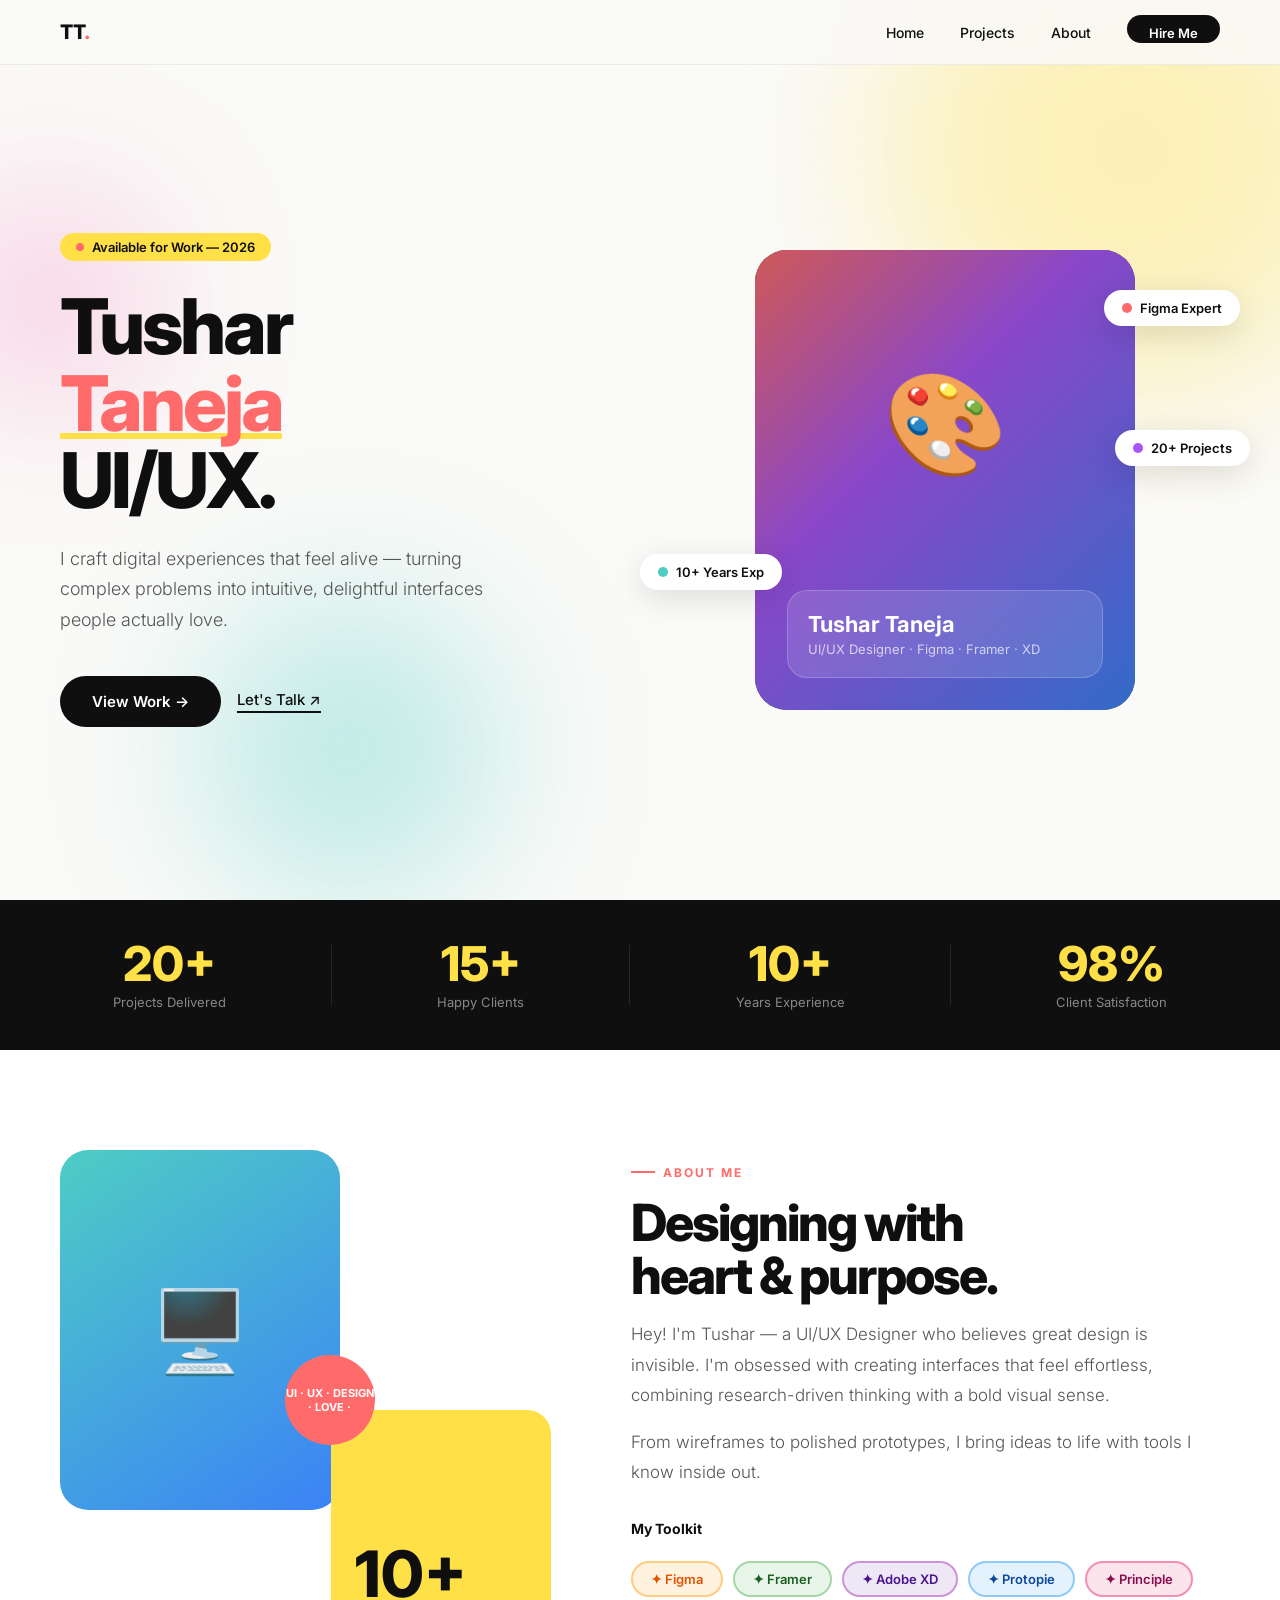
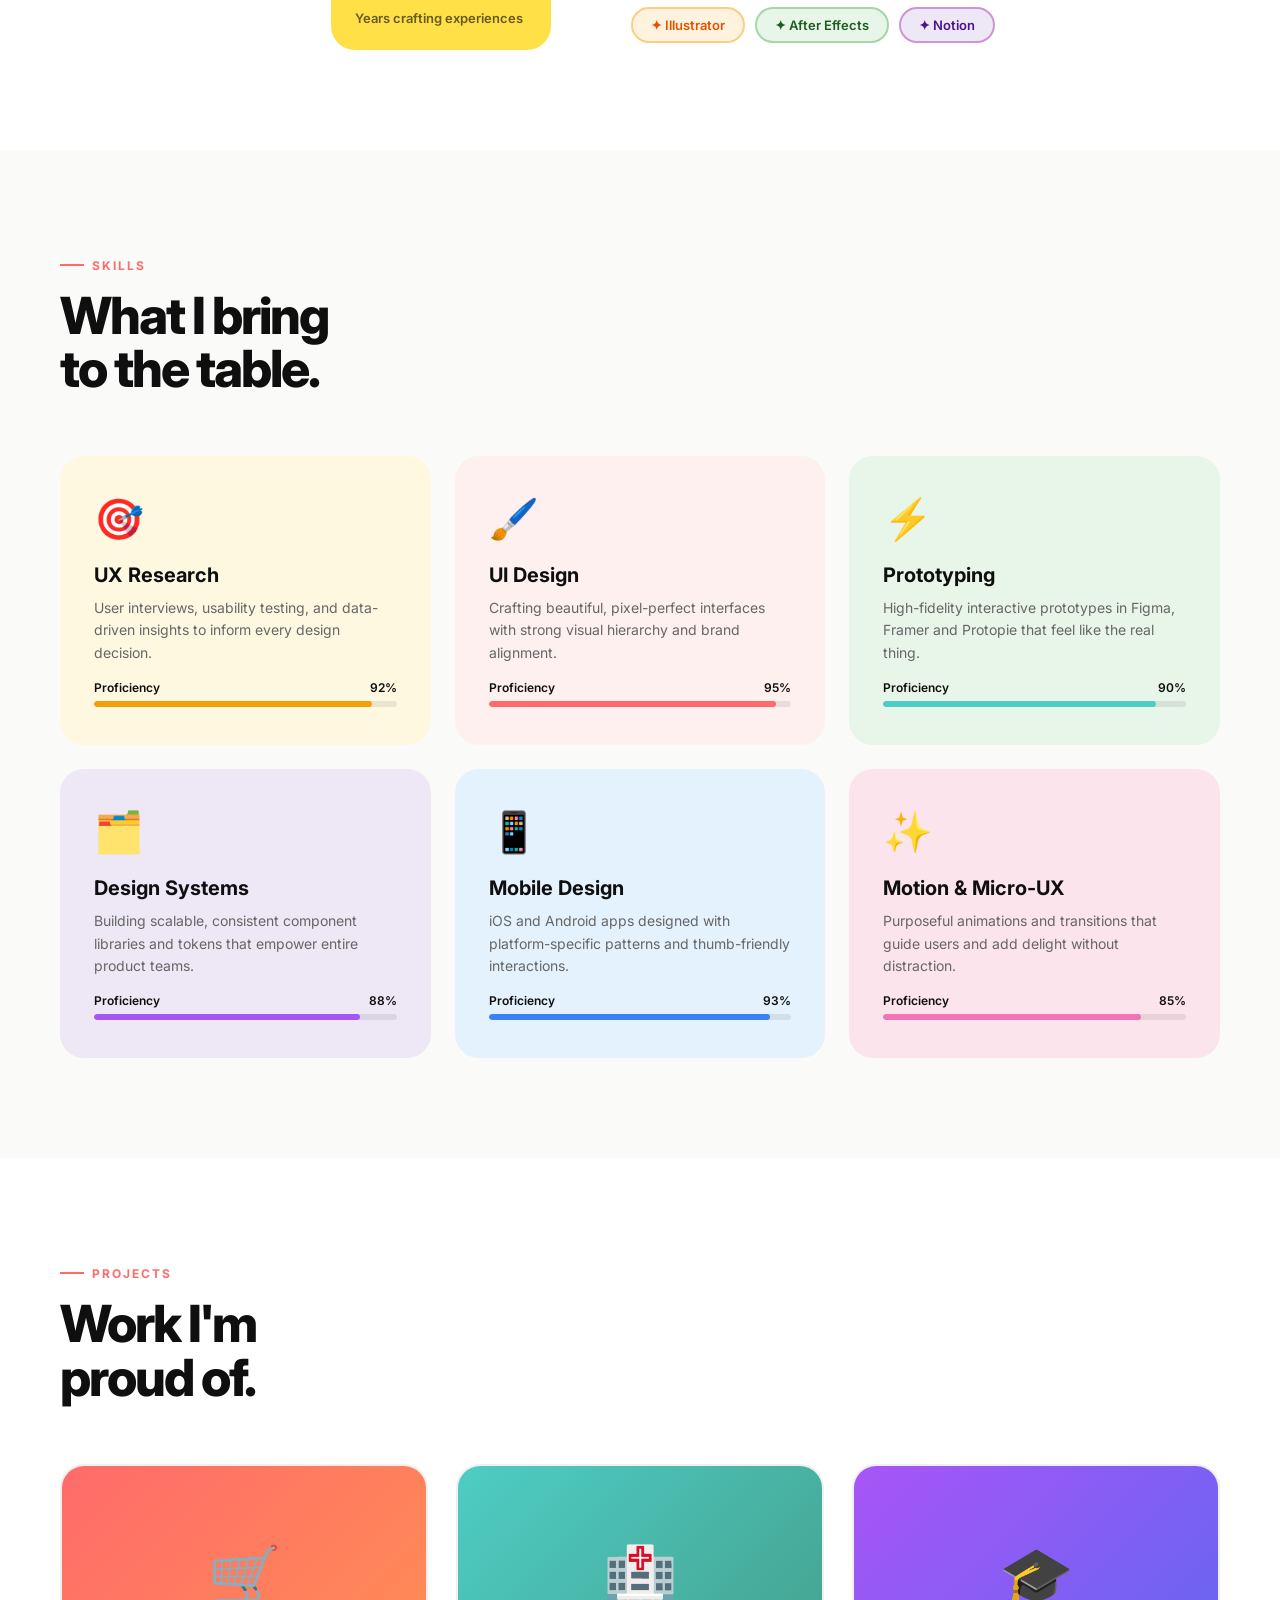
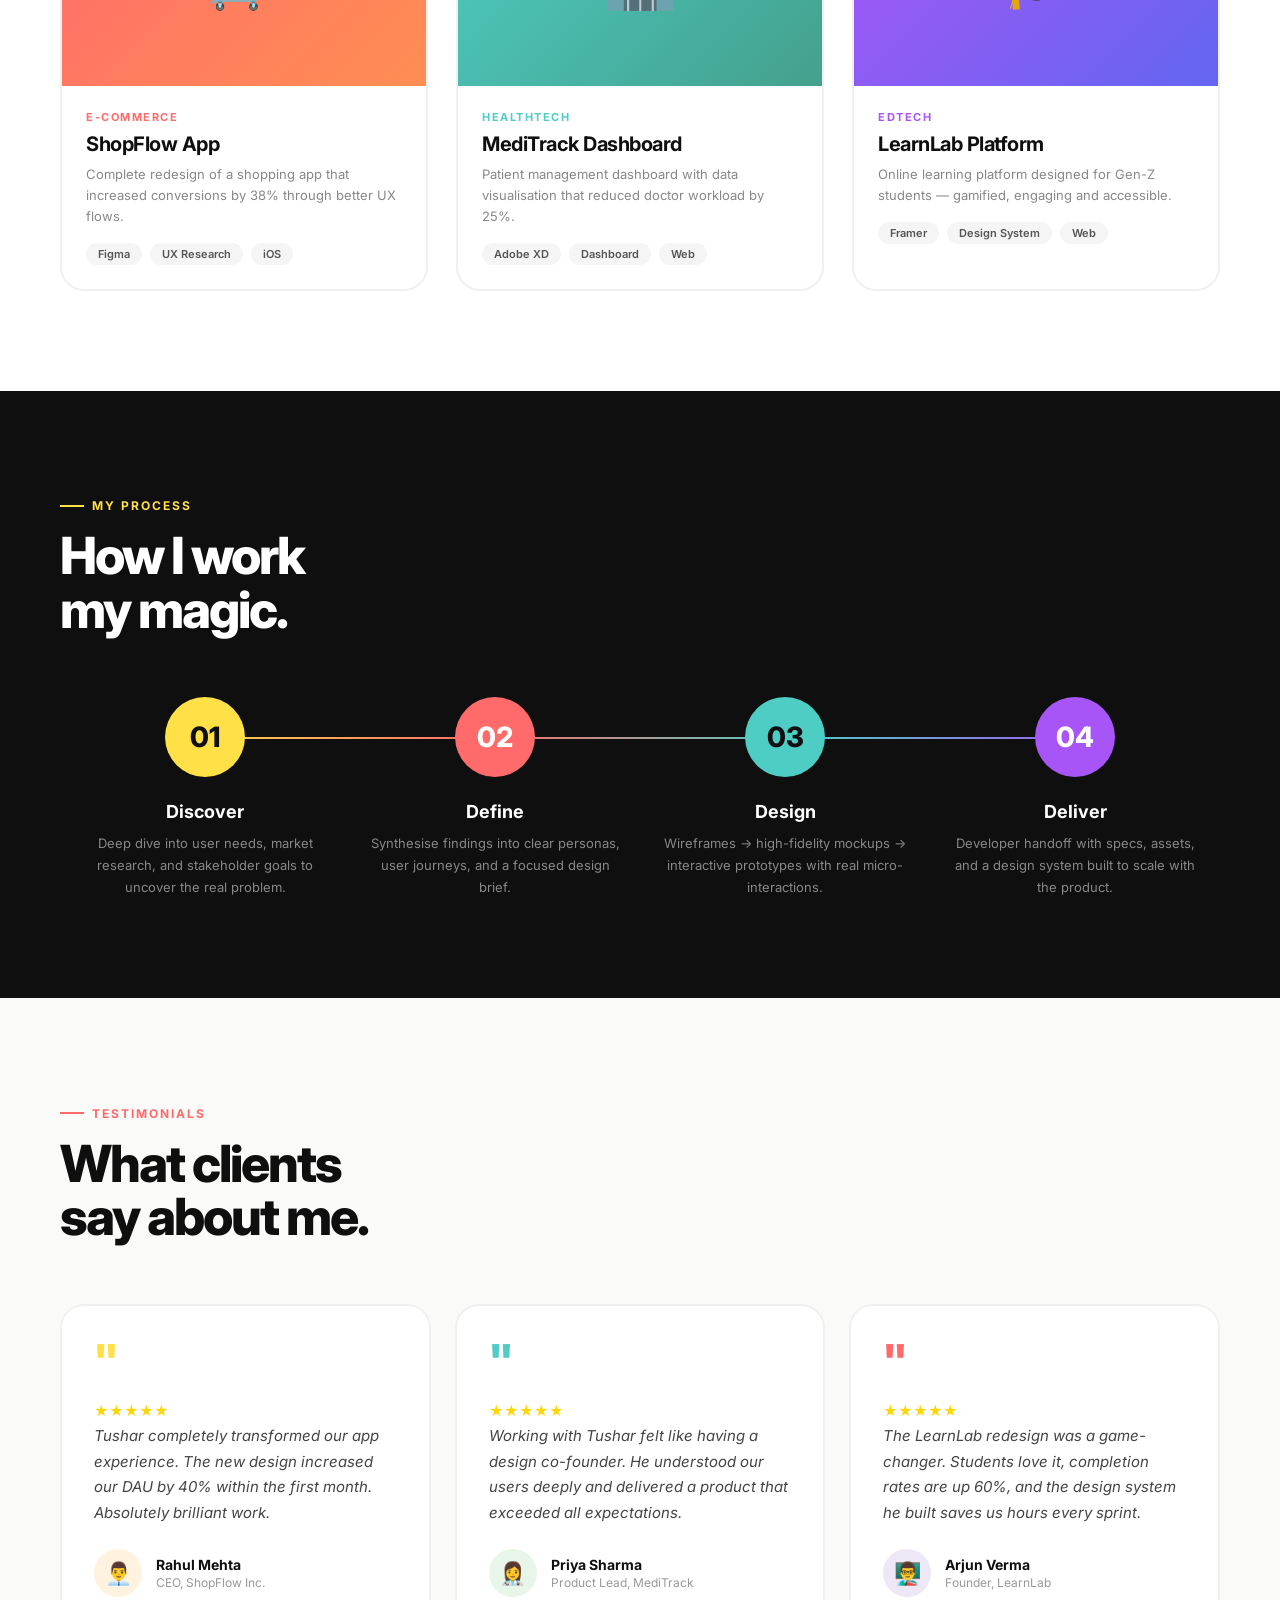
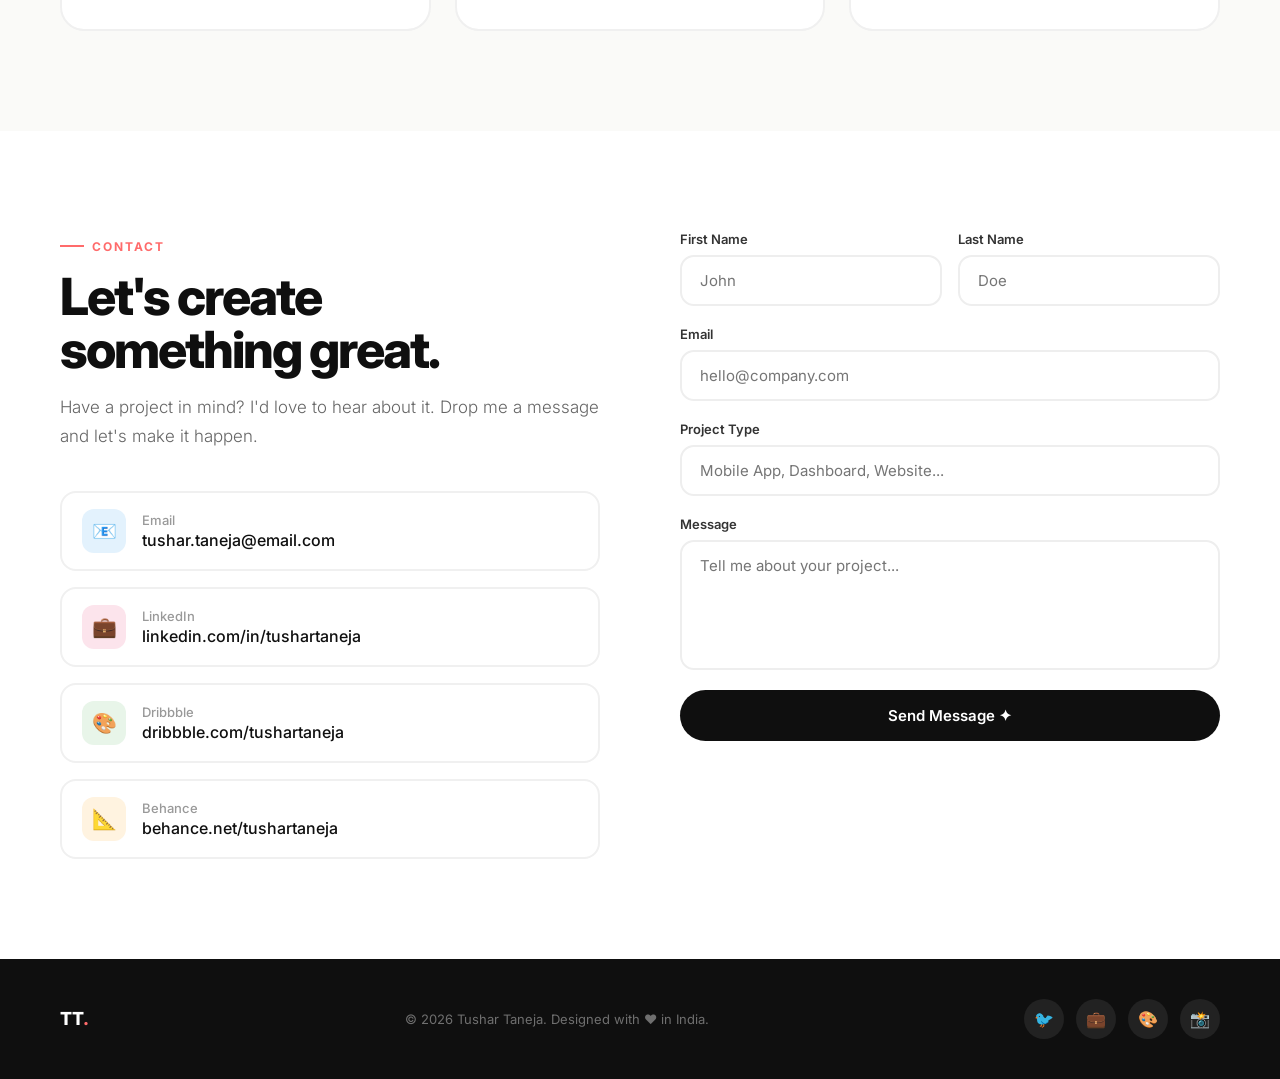
<file: index.html>
<!DOCTYPE html>
<html lang="en">
<head>
  <meta charset="UTF-8" />
  <meta name="viewport" content="width=device-width, initial-scale=1.0" />
  <title>Tushar Taneja — UI/UX Designer</title>
  <link href="https://fonts.googleapis.com/css2?family=Inter:wght@300;400;500;600;700;800;900&display=swap" rel="stylesheet" />
  <link rel="stylesheet" href="css/style.css" />
</head>
<body>
  <nav>
    <div class="nav-logo">TT<span>.</span></div>
    <ul class="nav-links">
      <li><a href="index.html">Home</a></li>
      <li><a href="projects.html">Projects</a></li>
      <li><a href="#about">About</a></li>
      <li><a href="#contact" class="nav-cta">Hire Me</a></li>
    </ul>
  </nav>

  <section class="hero">
    <div class="hero-bg-blob blob1"></div>
    <div class="hero-bg-blob blob2"></div>
    <div class="hero-bg-blob blob3"></div>

    <div class="hero-left">
      <div class="hero-tag"><span></span> Available for Work — 2026</div>
      <h1>Tushar<br /><span class="highlight">Taneja</span><br />UI/UX.</h1>
      <p class="hero-desc">I craft digital experiences that feel alive — turning complex problems into intuitive, delightful interfaces people actually love.</p>
      <div class="hero-btns">
        <a href="projects.html" class="btn-primary">View Work →</a>
        <a href="#contact" class="btn-secondary">Let's Talk ↗</a>
      </div>
    </div>

    <div class="hero-right">
      <div class="hero-card">
        <div class="hero-card-bg"></div>
        <div class="hero-avatar">🎨</div>
        <div class="hero-card-info">
          <h3>Tushar Taneja</h3>
          <p>UI/UX Designer · Figma · Framer · XD</p>
        </div>
      </div>

      <div class="floating-chip chip1">
        <div class="chip-dot" style="background:#FF6B6B"></div>
        Figma Expert
      </div>
      <div class="floating-chip chip2">
        <div class="chip-dot" style="background:#4ECDC4"></div>
        10+ Years Exp
      </div>
      <div class="floating-chip chip3">
        <div class="chip-dot" style="background:#A855F7"></div>
        20+ Projects
      </div>
    </div>
  </section>

  <div class="stats-bar">
    <div class="stat"><div class="stat-num">20+</div><div class="stat-label">Projects Delivered</div></div>
    <div class="stat-divider"></div>
    <div class="stat"><div class="stat-num">15+</div><div class="stat-label">Happy Clients</div></div>
    <div class="stat-divider"></div>
    <div class="stat"><div class="stat-num">10+</div><div class="stat-label">Years Experience</div></div>
    <div class="stat-divider"></div>
    <div class="stat"><div class="stat-num">98%</div><div class="stat-label">Client Satisfaction</div></div>
  </div>

  <section class="about" id="about">
    <div class="about-grid">
      <div class="about-visual reveal">
        <div class="about-main-card">🖥️</div>
        <div class="about-accent-card">
          <div class="big-text">10+</div>
          <p>Years crafting experiences</p>
        </div>
        <div class="about-sticker">UI · UX · DESIGN · LOVE ·</div>
      </div>

      <div class="reveal">
        <div class="section-tag">About Me</div>
        <h2 class="section-title">Designing with<br />heart & purpose.</h2>
        <p class="about-desc">Hey! I'm Tushar — a UI/UX Designer who believes great design is invisible. I'm obsessed with creating interfaces that feel effortless, combining research-driven thinking with a bold visual sense.</p>
        <p class="about-desc" style="margin-top:-16px">From wireframes to polished prototypes, I bring ideas to life with tools I know inside out.</p>

        <strong style="font-size:14px;font-weight:700;display:block;margin-bottom:12px;">My Toolkit</strong>
        <div class="tools-grid">
          <span class="tool-chip tc1">✦ Figma</span>
          <span class="tool-chip tc2">✦ Framer</span>
          <span class="tool-chip tc3">✦ Adobe XD</span>
          <span class="tool-chip tc4">✦ Protopie</span>
          <span class="tool-chip tc5">✦ Principle</span>
          <span class="tool-chip tc1">✦ Illustrator</span>
          <span class="tool-chip tc2">✦ After Effects</span>
          <span class="tool-chip tc3">✦ Notion</span>
        </div>
      </div>
    </div>
  </section>

  <section class="skills" id="skills">
    <div class="section-tag reveal">Skills</div>
    <h2 class="section-title reveal">What I bring<br />to the table.</h2>

    <div class="skills-grid">
      <div class="skill-card sk1 reveal">
        <div class="skill-icon">🎯</div>
        <div class="skill-name">UX Research</div>
        <div class="skill-desc">User interviews, usability testing, and data-driven insights to inform every design decision.</div>
        <div class="skill-bar-wrap">
          <div class="skill-bar-label"><span>Proficiency</span><span>92%</span></div>
          <div class="skill-bar-track"><div class="skill-bar-fill" style="width:92%;background:#F59E0B"></div></div>
        </div>
      </div>

      <div class="skill-card sk2 reveal">
        <div class="skill-icon">🖌️</div>
        <div class="skill-name">UI Design</div>
        <div class="skill-desc">Crafting beautiful, pixel-perfect interfaces with strong visual hierarchy and brand alignment.</div>
        <div class="skill-bar-wrap">
          <div class="skill-bar-label"><span>Proficiency</span><span>95%</span></div>
          <div class="skill-bar-track"><div class="skill-bar-fill" style="width:95%;background:#FF6B6B"></div></div>
        </div>
      </div>

      <div class="skill-card sk3 reveal">
        <div class="skill-icon">⚡</div>
        <div class="skill-name">Prototyping</div>
        <div class="skill-desc">High-fidelity interactive prototypes in Figma, Framer and Protopie that feel like the real thing.</div>
        <div class="skill-bar-wrap">
          <div class="skill-bar-label"><span>Proficiency</span><span>90%</span></div>
          <div class="skill-bar-track"><div class="skill-bar-fill" style="width:90%;background:#4ECDC4"></div></div>
        </div>
      </div>

      <div class="skill-card sk4 reveal">
        <div class="skill-icon">🗂️</div>
        <div class="skill-name">Design Systems</div>
        <div class="skill-desc">Building scalable, consistent component libraries and tokens that empower entire product teams.</div>
        <div class="skill-bar-wrap">
          <div class="skill-bar-label"><span>Proficiency</span><span>88%</span></div>
          <div class="skill-bar-track"><div class="skill-bar-fill" style="width:88%;background:#A855F7"></div></div>
        </div>
      </div>

      <div class="skill-card sk5 reveal">
        <div class="skill-icon">📱</div>
        <div class="skill-name">Mobile Design</div>
        <div class="skill-desc">iOS and Android apps designed with platform-specific patterns and thumb-friendly interactions.</div>
        <div class="skill-bar-wrap">
          <div class="skill-bar-label"><span>Proficiency</span><span>93%</span></div>
          <div class="skill-bar-track"><div class="skill-bar-fill" style="width:93%;background:#3B82F6"></div></div>
        </div>
      </div>

      <div class="skill-card sk6 reveal">
        <div class="skill-icon">✨</div>
        <div class="skill-name">Motion & Micro-UX</div>
        <div class="skill-desc">Purposeful animations and transitions that guide users and add delight without distraction.</div>
        <div class="skill-bar-wrap">
          <div class="skill-bar-label"><span>Proficiency</span><span>85%</span></div>
          <div class="skill-bar-track"><div class="skill-bar-fill" style="width:85%;background:#F472B6"></div></div>
        </div>
      </div>
    </div>
  </section>

  <section class="projects" id="projects">
    <div class="section-tag reveal">Projects</div>
    <h2 class="section-title reveal">Work I'm<br />proud of.</h2>

    <div class="projects-grid">
      <div class="project-card reveal">
        <div class="project-thumb p1">
          🛒
          <div class="project-thumb-overlay"><a class="view-btn" href="projects.html">View Case Study →</a></div>
        </div>
        <div class="project-body">
          <div class="project-tag" style="color:#FF6B6B">E-Commerce</div>
          <div class="project-name">ShopFlow App</div>
          <div class="project-desc">Complete redesign of a shopping app that increased conversions by 38% through better UX flows.</div>
          <div class="project-chips">
            <span class="project-chip">Figma</span>
            <span class="project-chip">UX Research</span>
            <span class="project-chip">iOS</span>
          </div>
        </div>
      </div>

      <div class="project-card reveal">
        <div class="project-thumb p2">
          🏥
          <div class="project-thumb-overlay"><a class="view-btn" href="projects.html">View Case Study →</a></div>
        </div>
        <div class="project-body">
          <div class="project-tag" style="color:#4ECDC4">HealthTech</div>
          <div class="project-name">MediTrack Dashboard</div>
          <div class="project-desc">Patient management dashboard with data visualisation that reduced doctor workload by 25%.</div>
          <div class="project-chips">
            <span class="project-chip">Adobe XD</span>
            <span class="project-chip">Dashboard</span>
            <span class="project-chip">Web</span>
          </div>
        </div>
      </div>

      <div class="project-card reveal">
        <div class="project-thumb p3">
          🎓
          <div class="project-thumb-overlay"><a class="view-btn" href="projects.html">View Case Study →</a></div>
        </div>
        <div class="project-body">
          <div class="project-tag" style="color:#A855F7">EdTech</div>
          <div class="project-name">LearnLab Platform</div>
          <div class="project-desc">Online learning platform designed for Gen-Z students — gamified, engaging and accessible.</div>
          <div class="project-chips">
            <span class="project-chip">Framer</span>
            <span class="project-chip">Design System</span>
            <span class="project-chip">Web</span>
          </div>
        </div>
      </div>
    </div>
  </section>

  <section class="process" id="process">
    <div class="section-tag reveal">My Process</div>
    <h2 class="section-title reveal">How I work<br />my magic.</h2>

    <div class="process-steps">
      <div class="process-step reveal">
        <div class="step-num sn1">01</div>
        <div class="step-title">Discover</div>
        <div class="step-desc">Deep dive into user needs, market research, and stakeholder goals to uncover the real problem.</div>
      </div>
      <div class="process-step reveal">
        <div class="step-num sn2">02</div>
        <div class="step-title">Define</div>
        <div class="step-desc">Synthesise findings into clear personas, user journeys, and a focused design brief.</div>
      </div>
      <div class="process-step reveal">
        <div class="step-num sn3">03</div>
        <div class="step-title">Design</div>
        <div class="step-desc">Wireframes → high-fidelity mockups → interactive prototypes with real micro-interactions.</div>
      </div>
      <div class="process-step reveal">
        <div class="step-num sn4">04</div>
        <div class="step-title">Deliver</div>
        <div class="step-desc">Developer handoff with specs, assets, and a design system built to scale with the product.</div>
      </div>
    </div>
  </section>

  <section class="testimonials" id="testimonials">
    <div class="section-tag reveal">Testimonials</div>
    <h2 class="section-title reveal">What clients<br />say about me.</h2>

    <div class="testi-grid">
      <div class="testi-card reveal">
        <div class="testi-quote tq1">"</div>
        <div class="stars">★★★★★</div>
        <div class="testi-text">Tushar completely transformed our app experience. The new design increased our DAU by 40% within the first month. Absolutely brilliant work.</div>
        <div class="testi-author">
          <div class="testi-avatar ta1">👨‍💼</div>
          <div>
            <div class="testi-name">Rahul Mehta</div>
            <div class="testi-role">CEO, ShopFlow Inc.</div>
          </div>
        </div>
      </div>

      <div class="testi-card reveal">
        <div class="testi-quote tq2">"</div>
        <div class="stars">★★★★★</div>
        <div class="testi-text">Working with Tushar felt like having a design co-founder. He understood our users deeply and delivered a product that exceeded all expectations.</div>
        <div class="testi-author">
          <div class="testi-avatar ta2">👩‍⚕️</div>
          <div>
            <div class="testi-name">Priya Sharma</div>
            <div class="testi-role">Product Lead, MediTrack</div>
          </div>
        </div>
      </div>

      <div class="testi-card reveal">
        <div class="testi-quote tq3">"</div>
        <div class="stars">★★★★★</div>
        <div class="testi-text">The LearnLab redesign was a game-changer. Students love it, completion rates are up 60%, and the design system he built saves us hours every sprint.</div>
        <div class="testi-author">
          <div class="testi-avatar ta3">👨‍🏫</div>
          <div>
            <div class="testi-name">Arjun Verma</div>
            <div class="testi-role">Founder, LearnLab</div>
          </div>
        </div>
      </div>
    </div>
  </section>

  <section class="contact" id="contact">
    <div class="contact-inner">
      <div class="reveal">
        <div class="section-tag">Contact</div>
        <h2 class="section-title">Let's create<br />something great.</h2>
        <p class="contact-desc">Have a project in mind? I'd love to hear about it. Drop me a message and let's make it happen.</p>

        <div class="contact-links">
          <a class="contact-link" href="mailto:tushar@email.com">
            <div class="cl-icon ci1">📧</div>
            <div>
              <div style="font-size:13px;color:#999;margin-bottom:2px">Email</div>
              tushar.taneja@email.com
            </div>
          </a>
          <a class="contact-link" href="#">
            <div class="cl-icon ci2">💼</div>
            <div>
              <div style="font-size:13px;color:#999;margin-bottom:2px">LinkedIn</div>
              linkedin.com/in/tushartaneja
            </div>
          </a>
          <a class="contact-link" href="#">
            <div class="cl-icon ci3">🎨</div>
            <div>
              <div style="font-size:13px;color:#999;margin-bottom:2px">Dribbble</div>
              dribbble.com/tushartaneja
            </div>
          </a>
          <a class="contact-link" href="#">
            <div class="cl-icon ci4">📐</div>
            <div>
              <div style="font-size:13px;color:#999;margin-bottom:2px">Behance</div>
              behance.net/tushartaneja
            </div>
          </a>
        </div>
      </div>

      <div class="contact-form reveal">
        <div class="form-row">
          <div class="form-group">
            <label class="form-label">First Name</label>
            <input class="form-input" type="text" placeholder="John" />
          </div>
          <div class="form-group">
            <label class="form-label">Last Name</label>
            <input class="form-input" type="text" placeholder="Doe" />
          </div>
        </div>
        <div class="form-group">
          <label class="form-label">Email</label>
          <input class="form-input" type="email" placeholder="hello@company.com" />
        </div>
        <div class="form-group">
          <label class="form-label">Project Type</label>
          <input class="form-input" type="text" placeholder="Mobile App, Dashboard, Website..." />
        </div>
        <div class="form-group">
          <label class="form-label">Message</label>
          <textarea class="form-textarea" placeholder="Tell me about your project..."></textarea>
        </div>
        <button class="submit-btn">Send Message ✦</button>
      </div>
    </div>
  </section>

  <footer>
    <div class="footer-logo">TT<span>.</span></div>
    <div class="footer-copy">© 2026 Tushar Taneja. Designed with ♥ in India.</div>
    <div class="footer-socials">
      <div class="social-btn">🐦</div>
      <div class="social-btn">💼</div>
      <div class="social-btn">🎨</div>
      <div class="social-btn">📸</div>
    </div>
  </footer>

  <script>
    const reveals = document.querySelectorAll('.reveal');
    const observer = new IntersectionObserver(entries => {
      entries.forEach((entry, i) => {
        if (entry.isIntersecting) {
          setTimeout(() => entry.target.classList.add('visible'), i * 80);
          observer.unobserve(entry.target);
        }
      });
    }, { threshold: 0.12 });
    reveals.forEach(el => observer.observe(el));
  </script>
</body>
</html>
</file>
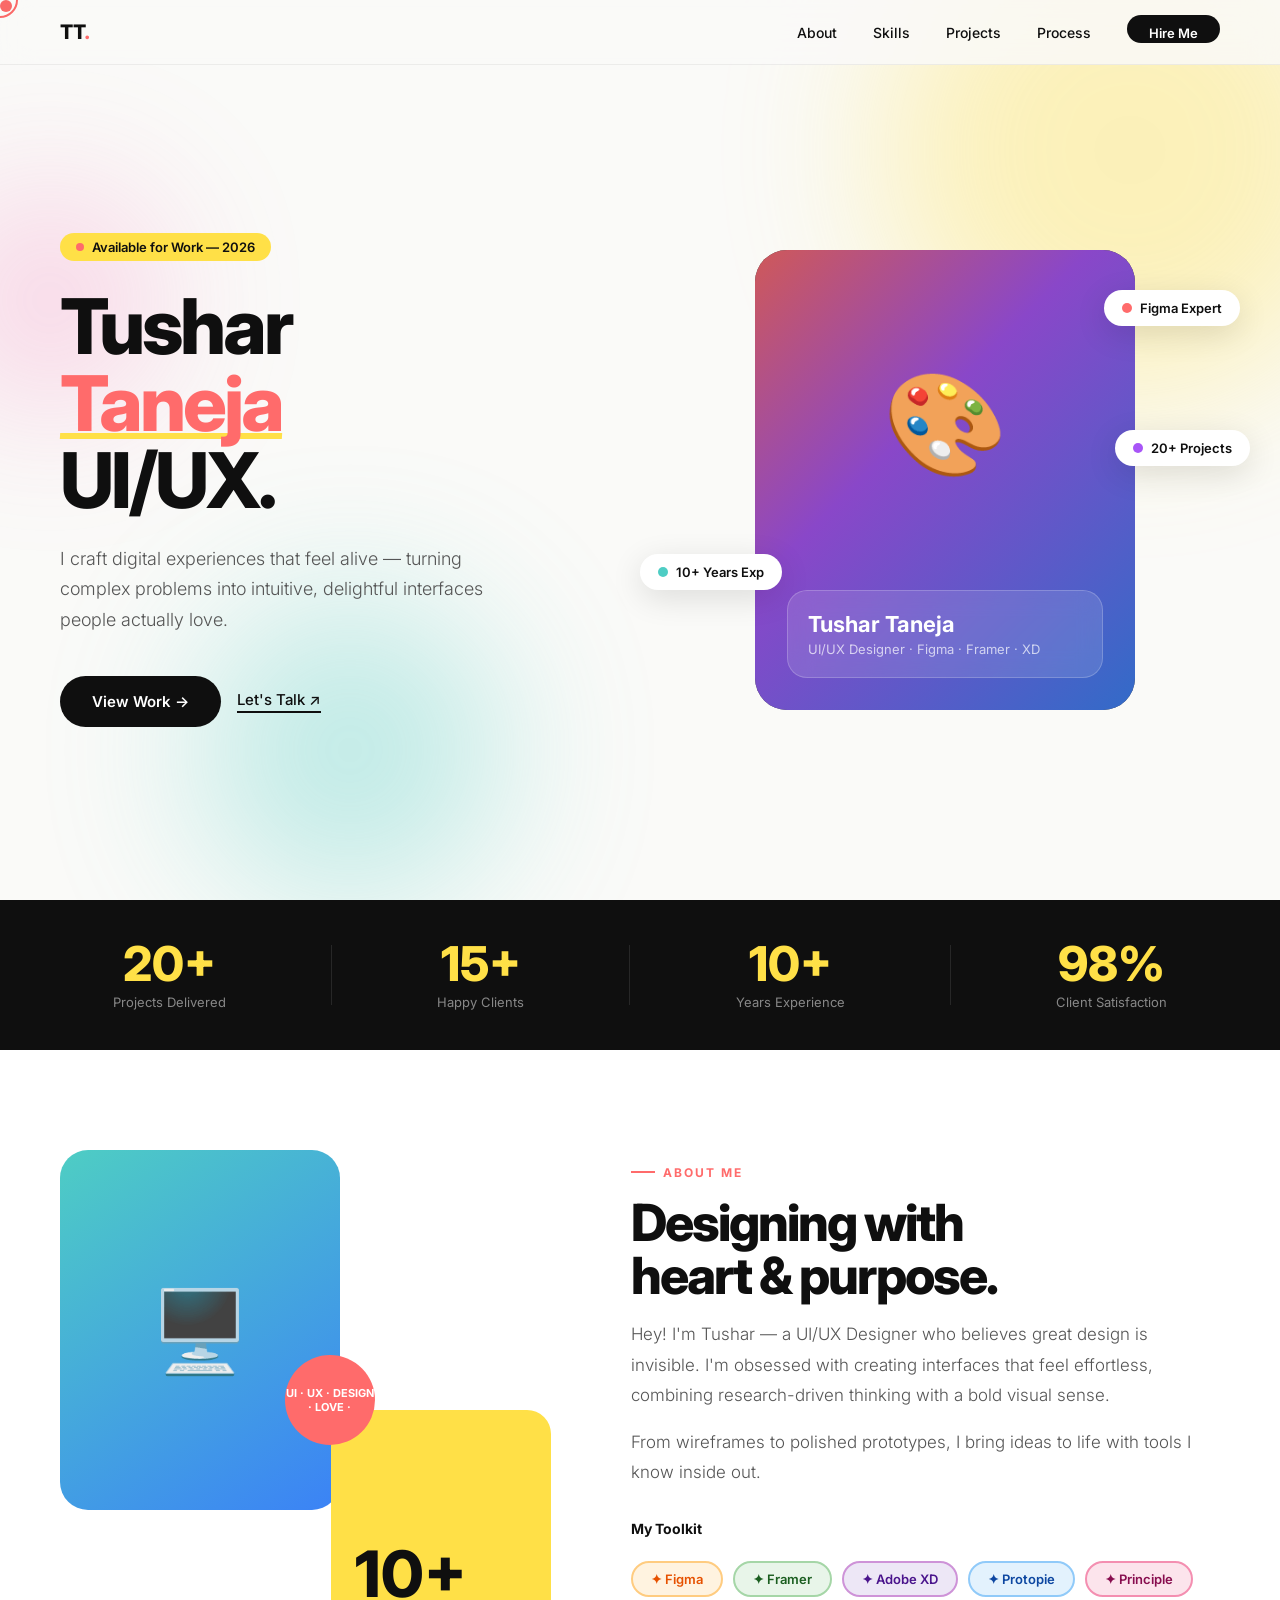
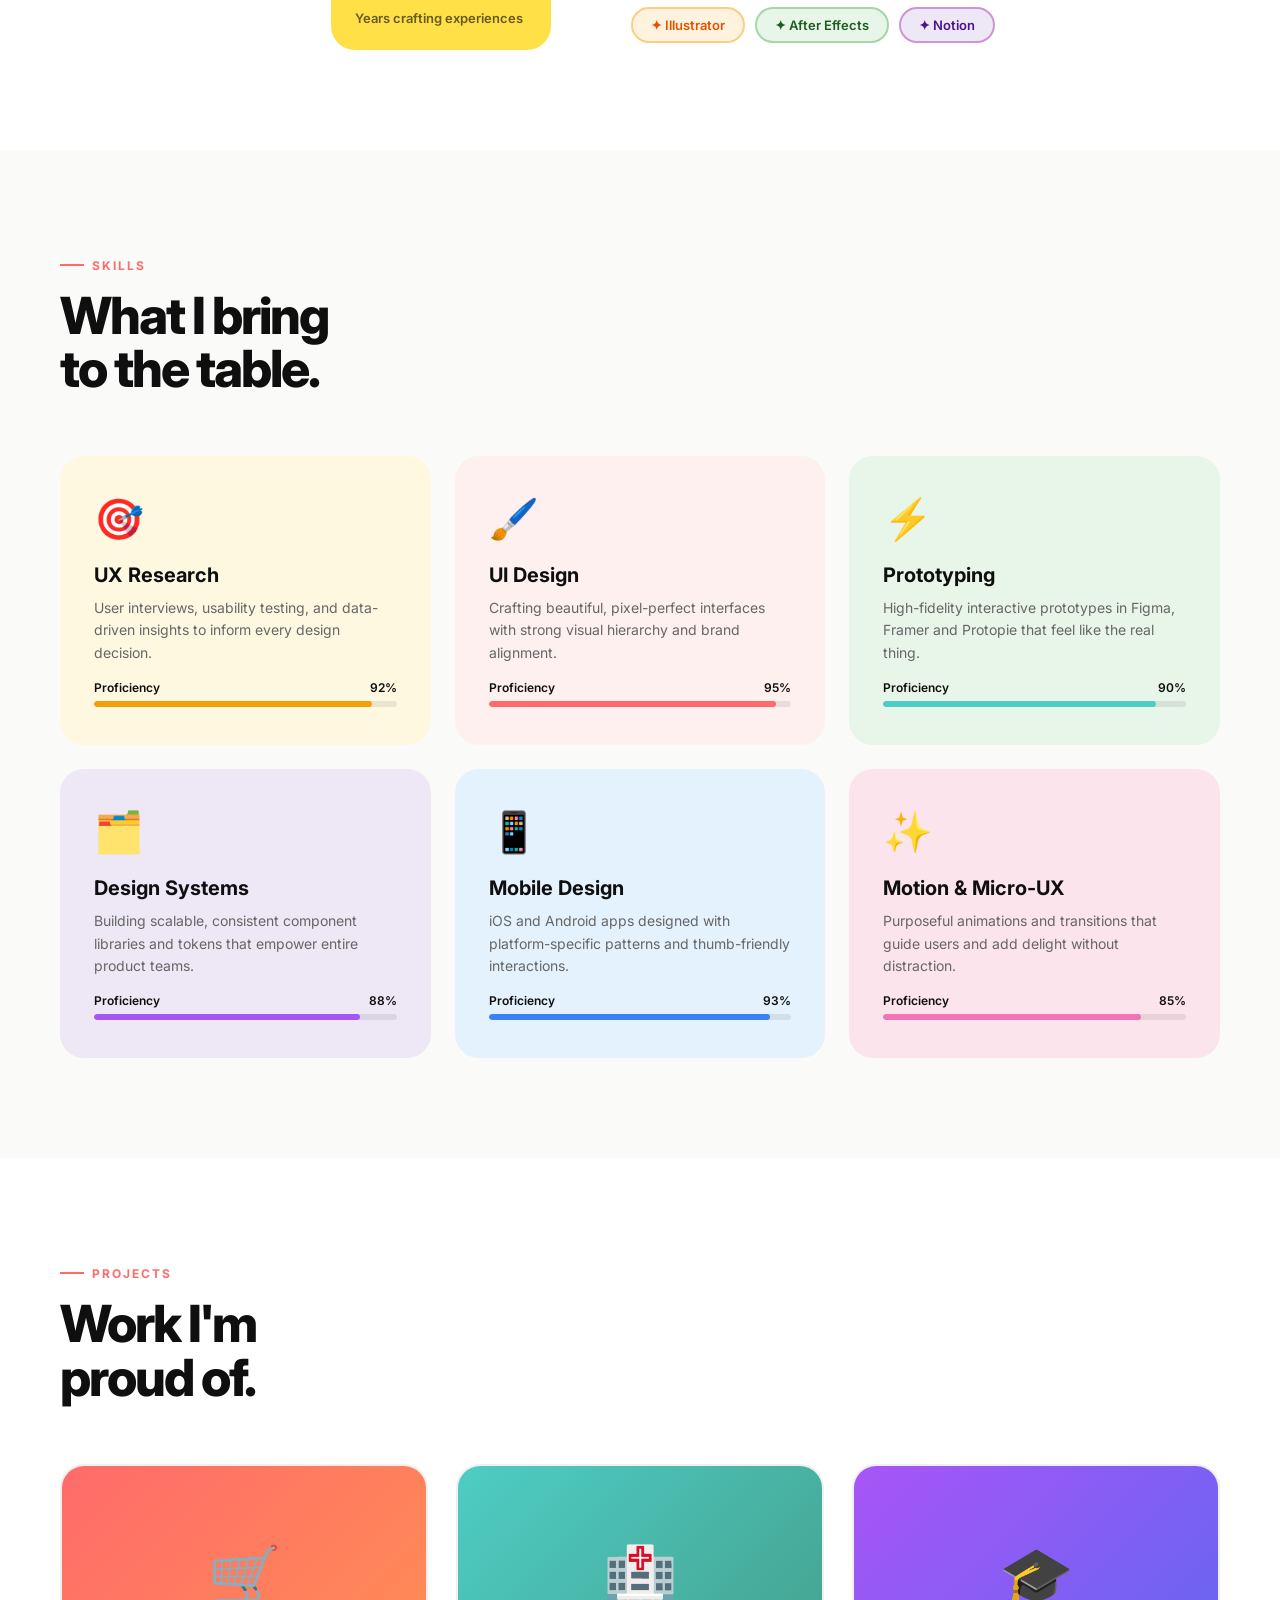
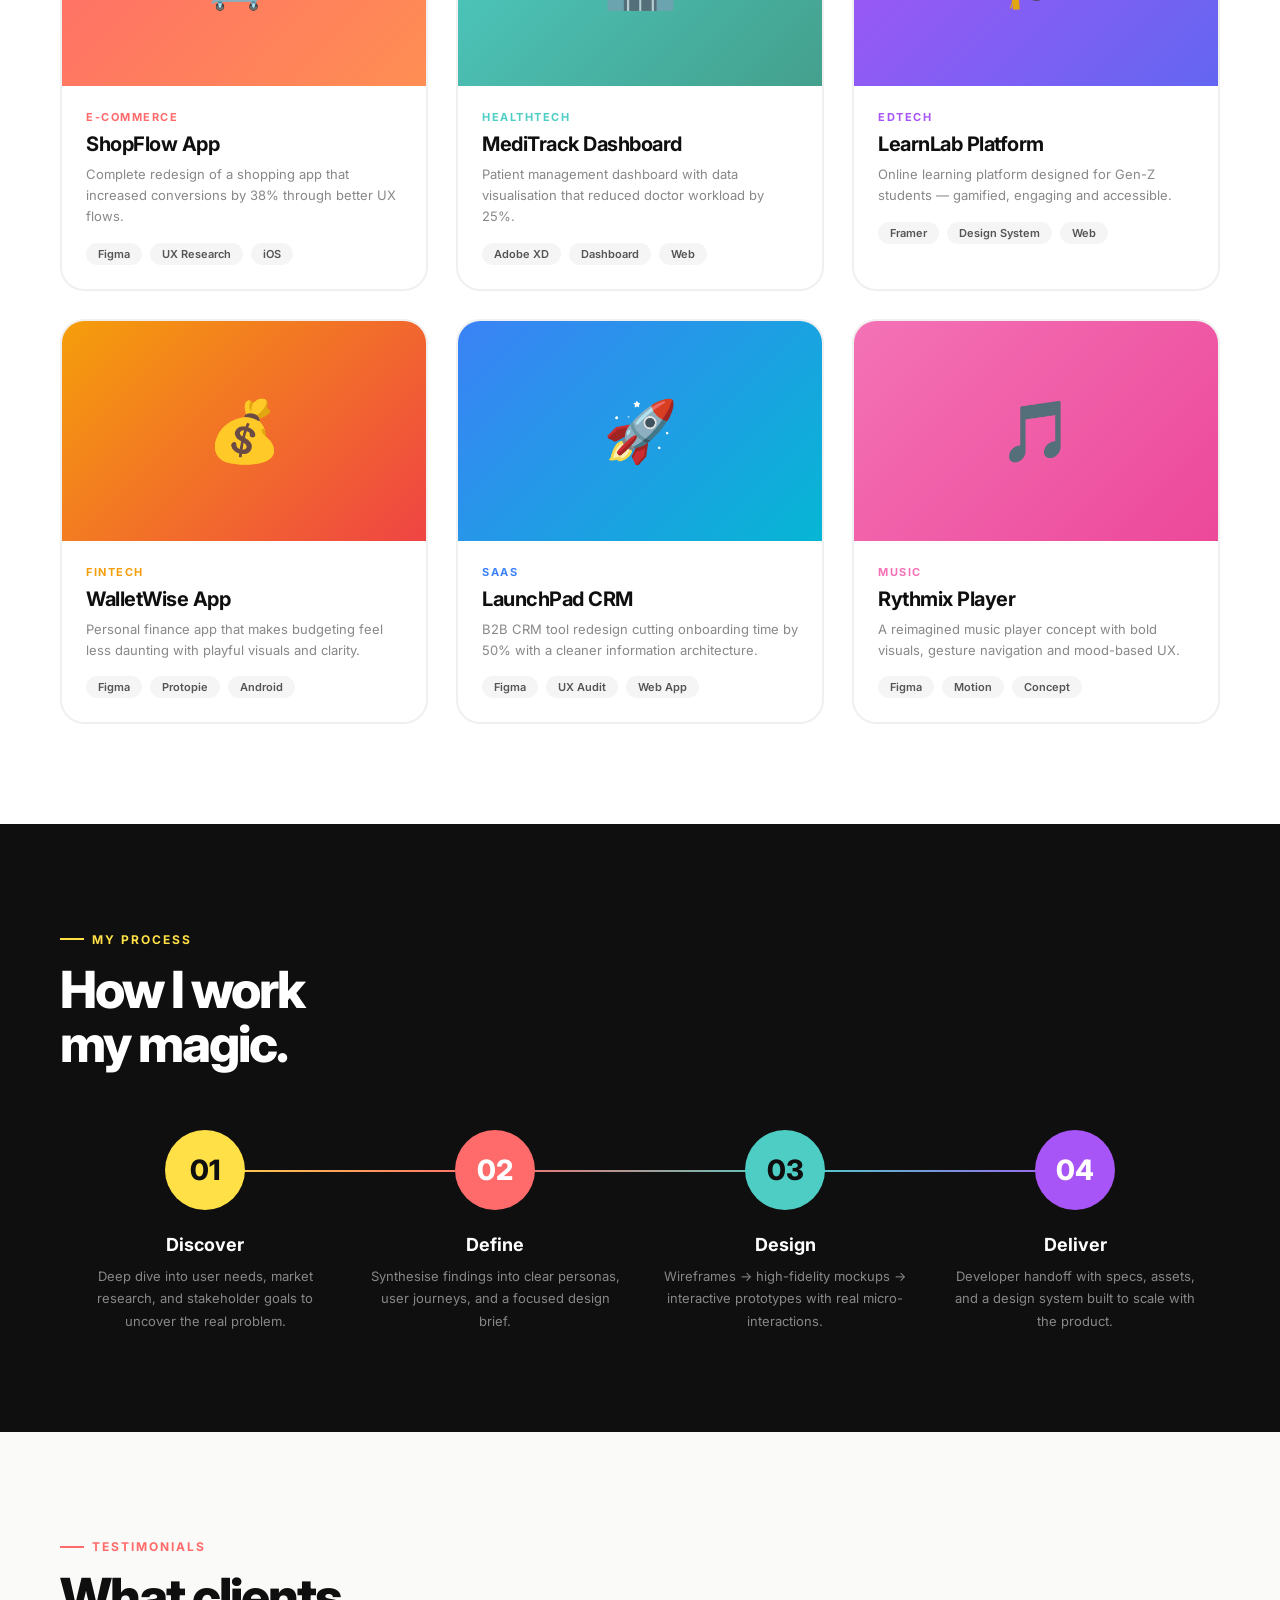
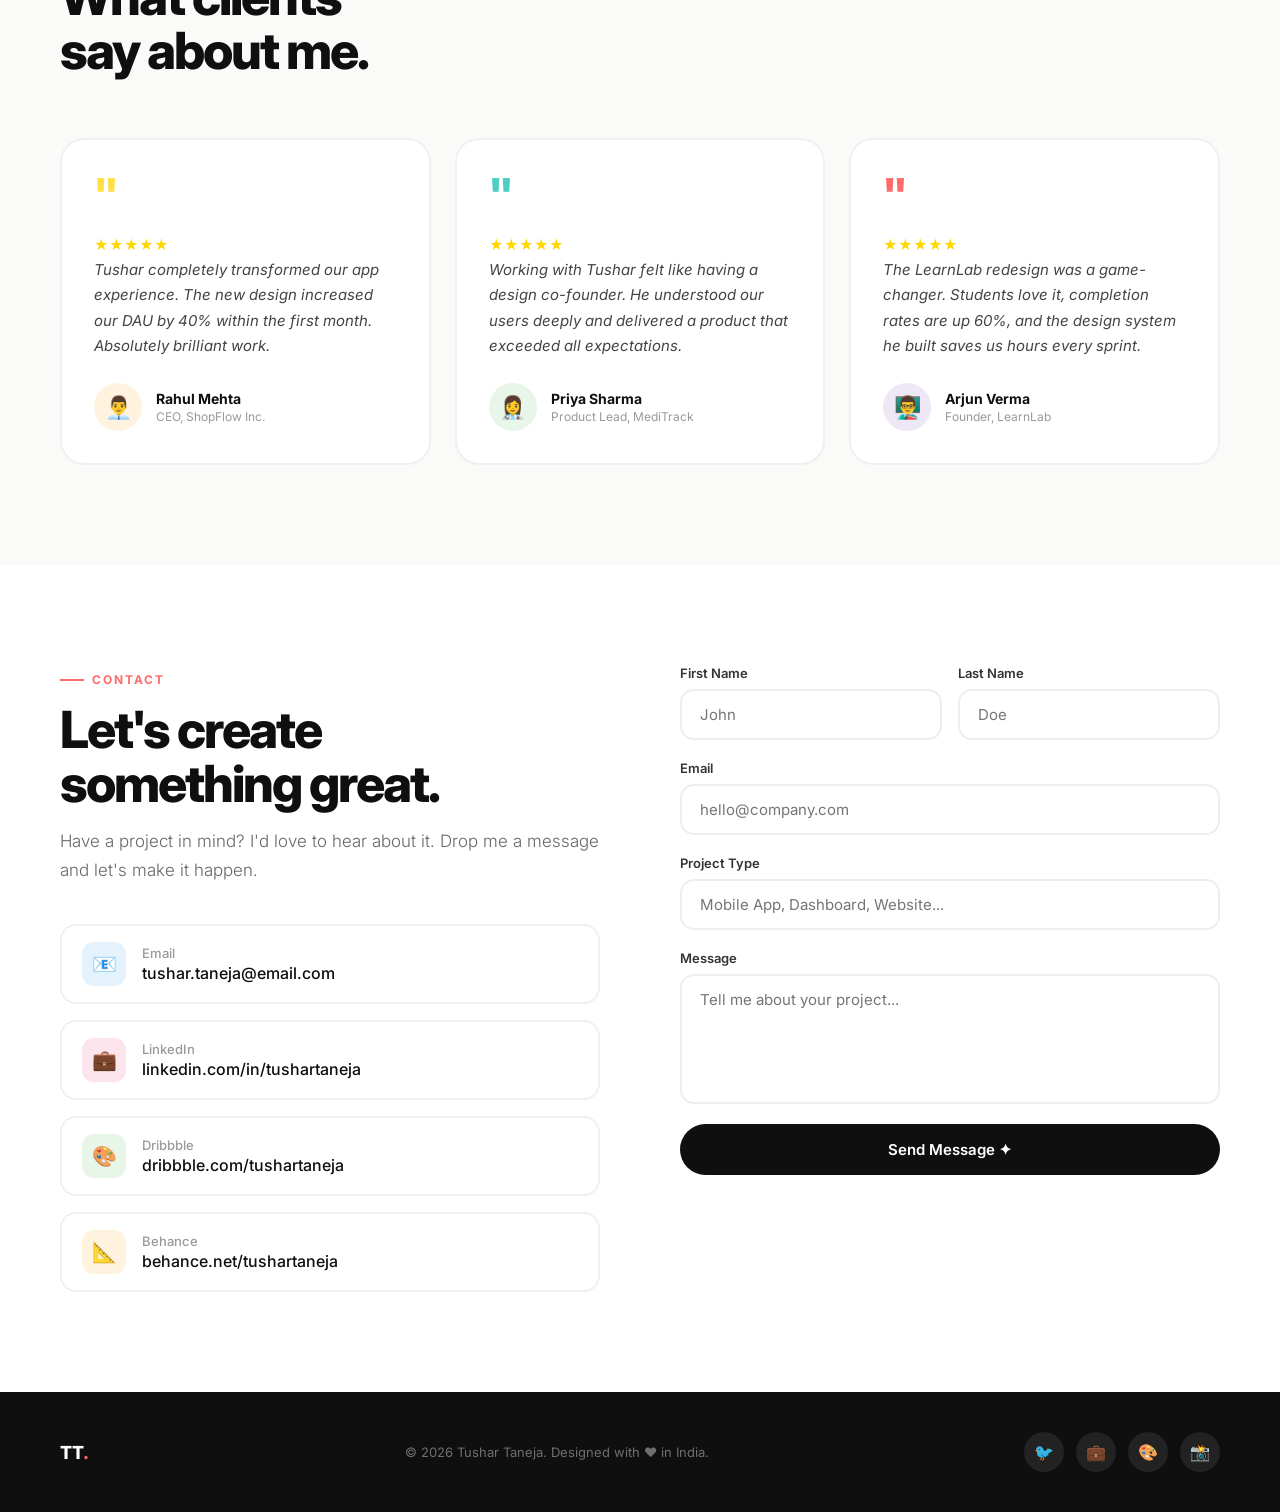
<file: home.html>
<!DOCTYPE html>
<html lang="en">
<head>
<meta charset="UTF-8"/>
<meta name="viewport" content="width=device-width, initial-scale=1.0"/>
<title>Tushar Taneja — UI/UX Designer</title>
<link href="https://fonts.googleapis.com/css2?family=Inter:wght@300;400;500;600;700;800;900&display=swap" rel="stylesheet"/>
<style>
  :root {
    --yellow: #FFE047;
    --coral: #FF6B6B;
    --mint: #4ECDC4;
    --purple: #A855F7;
    --blue: #3B82F6;
    --pink: #F472B6;
    --orange: #FB923C;
    --dark: #0F0F0F;
    --light: #FAFAF8;
    --card-bg: #ffffff;
  }

  *, *::before, *::after { box-sizing: border-box; margin: 0; padding: 0; }

  html { scroll-behavior: smooth; }

  body {
    font-family: 'Inter', sans-serif;
    background: var(--light);
    color: var(--dark);
    overflow-x: hidden;
    cursor: none;
  }

  /* Custom Cursor */
  .cursor {
    width: 12px; height: 12px;
    background: var(--coral);
    border-radius: 50%;
    position: fixed;
    top: 0; left: 0;
    pointer-events: none;
    z-index: 9999;
    transition: transform 0.1s ease;
    mix-blend-mode: multiply;
  }
  .cursor-follower {
    width: 36px; height: 36px;
    border: 2px solid var(--coral);
    border-radius: 50%;
    position: fixed;
    top: 0; left: 0;
    pointer-events: none;
    z-index: 9998;
    transition: all 0.15s ease;
    mix-blend-mode: multiply;
  }

  /* NAV */
  nav {
    position: fixed; top: 0; left: 0; right: 0;
    z-index: 100;
    display: flex; align-items: center; justify-content: space-between;
    padding: 20px 60px;
    background: rgba(250,250,248,0.85);
    backdrop-filter: blur(16px);
    border-bottom: 1px solid rgba(0,0,0,0.06);
  }

  .nav-logo {
    font-family: 'Inter', sans-serif;
    font-weight: 800;
    font-size: 20px;
    letter-spacing: -0.5px;
  }
  .nav-logo span { color: var(--coral); }

  .nav-links { display: flex; gap: 36px; list-style: none; }
  .nav-links a {
    font-size: 14px;
    font-weight: 500;
    color: var(--dark);
    text-decoration: none;
    position: relative;
    padding-bottom: 2px;
  }
  .nav-links a::after {
    content: '';
    position: absolute; bottom: 0; left: 0;
    width: 0; height: 2px;
    background: var(--coral);
    transition: width 0.3s ease;
  }
  .nav-links a:hover::after { width: 100%; }

  .nav-cta {
    background: var(--dark);
    color: #fff !important;
    padding: 10px 22px;
    border-radius: 100px;
    font-size: 13px !important;
    font-weight: 600 !important;
    transition: background 0.2s;
  }
  .nav-cta:hover { background: var(--coral) !important; }
  .nav-cta::after { display: none !important; }

  /* HERO */
  .hero {
    min-height: 100vh;
    padding: 140px 60px 80px;
    display: grid;
    grid-template-columns: 1fr 1fr;
    align-items: center;
    gap: 60px;
    position: relative;
    overflow: hidden;
  }

  .hero-bg-blob {
    position: absolute;
    border-radius: 50%;
    filter: blur(80px);
    opacity: 0.35;
    pointer-events: none;
  }
  .blob1 { width: 500px; height: 500px; background: var(--yellow); top: -100px; right: -100px; animation: float 6s ease-in-out infinite; }
  .blob2 { width: 300px; height: 300px; background: var(--mint); bottom: 0; left: 200px; animation: float 8s ease-in-out infinite reverse; }
  .blob3 { width: 200px; height: 200px; background: var(--pink); top: 200px; left: -50px; animation: float 7s ease-in-out infinite 2s; }

  @keyframes float {
    0%, 100% { transform: translateY(0px) scale(1); }
    50% { transform: translateY(-30px) scale(1.05); }
  }

  .hero-left { position: relative; z-index: 1; }

  .hero-tag {
    display: inline-flex; align-items: center; gap: 8px;
    background: var(--yellow);
    color: var(--dark);
    padding: 6px 16px;
    border-radius: 100px;
    font-size: 13px;
    font-weight: 600;
    margin-bottom: 28px;
    animation: slideDown 0.6s ease both;
  }
  .hero-tag span { width: 8px; height: 8px; background: var(--coral); border-radius: 50%; animation: pulse 1.5s infinite; }
  @keyframes pulse { 0%,100% { opacity:1; } 50% { opacity:0.3; } }

  h1 {
    font-family: 'Inter', sans-serif;
    font-size: clamp(52px, 6vw, 88px);
    font-weight: 800;
    line-height: 1.0;
    letter-spacing: -3px;
    margin-bottom: 24px;
    animation: slideUp 0.7s ease 0.1s both;
  }

  h1 .highlight {
    position: relative;
    display: inline-block;
    color: var(--coral);
  }
  h1 .highlight::after {
    content: '';
    position: absolute;
    bottom: 4px; left: 0; right: 0;
    height: 6px;
    background: var(--yellow);
    z-index: -1;
    transform: skewX(-4deg);
  }

  .hero-desc {
    font-size: 18px;
    line-height: 1.7;
    color: #555;
    max-width: 460px;
    margin-bottom: 40px;
    font-weight: 300;
    animation: slideUp 0.7s ease 0.2s both;
  }

  .hero-btns {
    display: flex; gap: 16px; align-items: center;
    animation: slideUp 0.7s ease 0.3s both;
  }

  .btn-primary {
    background: var(--dark);
    color: #fff;
    padding: 16px 32px;
    border-radius: 100px;
    font-size: 15px;
    font-weight: 600;
    text-decoration: none;
    transition: all 0.25s ease;
    display: inline-flex; align-items: center; gap: 8px;
  }
  .btn-primary:hover { background: var(--coral); transform: translateY(-2px); box-shadow: 0 12px 32px rgba(255,107,107,0.35); }

  .btn-secondary {
    color: var(--dark);
    font-size: 15px;
    font-weight: 500;
    text-decoration: none;
    display: inline-flex; align-items: center; gap: 6px;
    border-bottom: 2px solid var(--dark);
    padding-bottom: 2px;
    transition: all 0.2s;
  }
  .btn-secondary:hover { color: var(--coral); border-color: var(--coral); }

  .hero-right {
    position: relative; z-index: 1;
    display: flex; justify-content: center; align-items: center;
    animation: slideUp 0.8s ease 0.2s both;
  }

  .hero-card {
    width: 380px; height: 460px;
    background: var(--dark);
    border-radius: 32px;
    position: relative;
    overflow: hidden;
    display: flex; flex-direction: column; justify-content: flex-end;
    padding: 32px;
  }

  .hero-card-bg {
    position: absolute; inset: 0;
    background: linear-gradient(135deg, #FF6B6B 0%, #A855F7 40%, #3B82F6 100%);
    opacity: 0.8;
  }

  .hero-avatar {
    position: absolute;
    top: 0; left: 0; right: 0;
    height: 75%;
    display: flex; justify-content: center; align-items: center;
    font-size: 100px;
  }

  .hero-card-info {
    position: relative; z-index: 1;
    background: rgba(255,255,255,0.12);
    backdrop-filter: blur(12px);
    border: 1px solid rgba(255,255,255,0.2);
    border-radius: 20px;
    padding: 20px;
  }
  .hero-card-info h3 {
    font-family: 'Inter', sans-serif;
    color: #fff;
    font-size: 22px;
    font-weight: 700;
  }
  .hero-card-info p { color: rgba(255,255,255,0.7); font-size: 13px; margin-top: 4px; }

  .floating-chip {
    position: absolute;
    background: #fff;
    border-radius: 100px;
    padding: 10px 18px;
    font-size: 13px;
    font-weight: 600;
    display: flex; align-items: center; gap: 8px;
    box-shadow: 0 8px 32px rgba(0,0,0,0.12);
    white-space: nowrap;
  }
  .chip1 { top: 40px; right: -20px; animation: float 5s ease-in-out infinite; }
  .chip2 { bottom: 120px; left: -30px; animation: float 6s ease-in-out infinite 1s; }
  .chip3 { top: 180px; right: -30px; animation: float 7s ease-in-out infinite 0.5s; }
  .chip-dot { width: 10px; height: 10px; border-radius: 50%; }

  /* STATS BAR */
  .stats-bar {
    background: var(--dark);
    padding: 40px 60px;
    display: flex; justify-content: space-around; align-items: center;
  }
  .stat { text-align: center; }
  .stat-num {
    font-family: 'Inter', sans-serif;
    font-size: 48px;
    font-weight: 800;
    color: var(--yellow);
    line-height: 1;
  }
  .stat-label { color: rgba(255,255,255,0.5); font-size: 13px; margin-top: 6px; }
  .stat-divider { width: 1px; height: 60px; background: rgba(255,255,255,0.1); }

  /* SECTIONS COMMON */
  section { padding: 100px 60px; }
  .section-tag {
    display: inline-flex; align-items: center; gap: 8px;
    font-size: 12px; font-weight: 700; text-transform: uppercase;
    letter-spacing: 2px; margin-bottom: 16px; color: var(--coral);
  }
  .section-tag::before { content: ''; width: 24px; height: 2px; background: var(--coral); }

  .section-title {
    font-family: 'Inter', sans-serif;
    font-size: clamp(36px, 4vw, 56px);
    font-weight: 800;
    letter-spacing: -2px;
    line-height: 1.05;
    margin-bottom: 16px;
  }

  /* ABOUT */
  .about { background: #fff; }
  .about-grid { display: grid; grid-template-columns: 1fr 1.2fr; gap: 80px; align-items: center; }

  .about-visual {
    position: relative;
    height: 500px;
  }

  .about-main-card {
    position: absolute;
    top: 0; left: 0;
    width: 280px; height: 360px;
    border-radius: 28px;
    overflow: hidden;
    background: linear-gradient(145deg, var(--mint), var(--blue));
    display: flex; align-items: center; justify-content: center;
    font-size: 80px;
  }

  .about-accent-card {
    position: absolute;
    bottom: 0; right: 0;
    width: 220px; height: 240px;
    border-radius: 24px;
    background: var(--yellow);
    display: flex; flex-direction: column; justify-content: flex-end;
    padding: 24px;
  }
  .about-accent-card .big-text {
    font-family: 'Inter', sans-serif;
    font-size: 64px;
    font-weight: 800;
    line-height: 1;
    color: var(--dark);
  }
  .about-accent-card p { font-size: 13px; font-weight: 600; color: rgba(0,0,0,0.6); margin-top: 4px; }

  .about-sticker {
    position: absolute;
    top: 50%; left: 55%;
    transform: translate(-50%, -50%);
    background: var(--coral);
    color: #fff;
    width: 90px; height: 90px;
    border-radius: 50%;
    display: flex; align-items: center; justify-content: center;
    font-family: 'Inter', sans-serif;
    font-size: 11px;
    font-weight: 700;
    text-align: center;
    line-height: 1.3;
    animation: spin 12s linear infinite;
  }
  @keyframes spin { from { transform: translate(-50%, -50%) rotate(0deg); } to { transform: translate(-50%, -50%) rotate(360deg); } }

  .about-desc {
    font-size: 17px;
    line-height: 1.8;
    color: #555;
    font-weight: 300;
    margin-bottom: 32px;
  }

  .tools-grid {
    display: flex; flex-wrap: wrap; gap: 10px;
    margin-top: 24px;
  }
  .tool-chip {
    padding: 8px 18px;
    border-radius: 100px;
    font-size: 13px;
    font-weight: 600;
    border: 2px solid transparent;
    transition: all 0.2s;
  }
  .tool-chip:hover { transform: translateY(-2px); }
  .tc1 { background: #FFF3E0; color: #E65100; border-color: #FFCC80; }
  .tc2 { background: #E8F5E9; color: #1B5E20; border-color: #A5D6A7; }
  .tc3 { background: #EDE7F6; color: #4A148C; border-color: #CE93D8; }
  .tc4 { background: #E3F2FD; color: #0D47A1; border-color: #90CAF9; }
  .tc5 { background: #FCE4EC; color: #880E4F; border-color: #F48FB1; }

  /* SKILLS */
  .skills { background: var(--light); }
  .skills-grid { display: grid; grid-template-columns: repeat(3, 1fr); gap: 24px; margin-top: 60px; }

  .skill-card {
    padding: 36px 32px;
    border-radius: 24px;
    border: 2px solid transparent;
    transition: all 0.3s ease;
    position: relative;
    overflow: hidden;
  }
  .skill-card::before {
    content: '';
    position: absolute; inset: 0;
    opacity: 0;
    transition: opacity 0.3s;
  }
  .skill-card:hover { transform: translateY(-6px); border-color: transparent; }
  .skill-card:hover::before { opacity: 1; }

  .sk1 { background: #FFF8E1; } .sk1:hover { background: #FFE047; }
  .sk2 { background: #FFF0F0; } .sk2:hover { background: #FFCDD2; }
  .sk3 { background: #E8F5E9; } .sk3:hover { background: #C8E6C9; }
  .sk4 { background: #EDE7F6; } .sk4:hover { background: #D1C4E9; }
  .sk5 { background: #E3F2FD; } .sk5:hover { background: #BBDEFB; }
  .sk6 { background: #FCE4EC; } .sk6:hover { background: #F8BBD0; }

  .skill-icon { font-size: 40px; margin-bottom: 20px; }
  .skill-name {
    font-family: 'Inter', sans-serif;
    font-size: 20px;
    font-weight: 700;
    margin-bottom: 10px;
  }
  .skill-desc { font-size: 14px; color: #666; line-height: 1.6; }

  .skill-bar-wrap { margin-top: 16px; }
  .skill-bar-label { display: flex; justify-content: space-between; font-size: 12px; font-weight: 600; margin-bottom: 6px; }
  .skill-bar-track { height: 6px; background: rgba(0,0,0,0.08); border-radius: 100px; overflow: hidden; }
  .skill-bar-fill { height: 100%; border-radius: 100px; transition: width 1s ease; }

  /* PROJECTS */
  .projects { background: #fff; }
  .projects-grid { display: grid; grid-template-columns: repeat(3, 1fr); gap: 28px; margin-top: 60px; }

  .project-card {
    border-radius: 24px;
    overflow: hidden;
    border: 2px solid #f0f0f0;
    transition: all 0.35s ease;
    background: #fff;
    cursor: pointer;
  }
  .project-card:hover { transform: translateY(-8px); box-shadow: 0 24px 60px rgba(0,0,0,0.1); border-color: transparent; }

  .project-thumb {
    height: 220px;
    display: flex; align-items: center; justify-content: center;
    font-size: 60px;
    position: relative;
    overflow: hidden;
  }

  .project-thumb-overlay {
    position: absolute; inset: 0;
    background: rgba(0,0,0,0.5);
    display: flex; align-items: center; justify-content: center;
    opacity: 0;
    transition: opacity 0.3s;
  }
  .project-card:hover .project-thumb-overlay { opacity: 1; }

  .view-btn {
    background: #fff;
    color: var(--dark);
    padding: 12px 24px;
    border-radius: 100px;
    font-size: 13px;
    font-weight: 700;
    text-decoration: none;
  }

  .p1 { background: linear-gradient(135deg, #FF6B6B, #FF8E53); }
  .p2 { background: linear-gradient(135deg, #4ECDC4, #44A08D); }
  .p3 { background: linear-gradient(135deg, #A855F7, #6366F1); }
  .p4 { background: linear-gradient(135deg, #F59E0B, #EF4444); }
  .p5 { background: linear-gradient(135deg, #3B82F6, #06B6D4); }
  .p6 { background: linear-gradient(135deg, #F472B6, #EC4899); }

  .project-body { padding: 24px; }
  .project-tag {
    font-size: 11px;
    font-weight: 700;
    text-transform: uppercase;
    letter-spacing: 1.5px;
    margin-bottom: 8px;
  }
  .project-name {
    font-family: 'Inter', sans-serif;
    font-size: 20px;
    font-weight: 700;
    margin-bottom: 8px;
    letter-spacing: -0.5px;
  }
  .project-desc { font-size: 13px; color: #888; line-height: 1.6; margin-bottom: 16px; }
  .project-chips { display: flex; gap: 8px; flex-wrap: wrap; }
  .project-chip {
    font-size: 11px;
    font-weight: 600;
    padding: 4px 12px;
    border-radius: 100px;
    background: #f5f5f5;
    color: #555;
  }

  /* PROCESS */
  .process { background: var(--dark); color: #fff; }
  .process .section-tag { color: var(--yellow); }
  .process .section-tag::before { background: var(--yellow); }
  .process .section-title { color: #fff; }

  .process-steps {
    display: grid; grid-template-columns: repeat(4, 1fr);
    gap: 0;
    margin-top: 60px;
    position: relative;
  }
  .process-steps::before {
    content: '';
    position: absolute;
    top: 40px; left: 10%; right: 10%;
    height: 2px;
    background: linear-gradient(to right, var(--yellow), var(--coral), var(--mint), var(--purple));
    z-index: 0;
  }

  .process-step { text-align: center; padding: 0 20px; position: relative; z-index: 1; }
  .step-num {
    width: 80px; height: 80px;
    border-radius: 50%;
    display: flex; align-items: center; justify-content: center;
    font-family: 'Inter', sans-serif;
    font-size: 28px;
    font-weight: 800;
    margin: 0 auto 24px;
    position: relative;
  }
  .sn1 { background: var(--yellow); color: var(--dark); }
  .sn2 { background: var(--coral); color: #fff; }
  .sn3 { background: var(--mint); color: var(--dark); }
  .sn4 { background: var(--purple); color: #fff; }

  .step-title {
    font-family: 'Inter', sans-serif;
    font-size: 18px;
    font-weight: 700;
    margin-bottom: 10px;
    color: #fff;
  }
  .step-desc { font-size: 13px; color: rgba(255,255,255,0.5); line-height: 1.7; }

  /* TESTIMONIALS */
  .testimonials { background: var(--light); }
  .testi-grid { display: grid; grid-template-columns: repeat(3, 1fr); gap: 24px; margin-top: 60px; }

  .testi-card {
    background: #fff;
    border-radius: 24px;
    padding: 32px;
    border: 2px solid #f0f0f0;
    transition: all 0.3s;
    position: relative;
  }
  .testi-card:hover { transform: translateY(-4px); box-shadow: 0 16px 40px rgba(0,0,0,0.08); }

  .testi-quote {
    font-size: 48px;
    line-height: 1;
    margin-bottom: 16px;
    font-family: 'Inter', sans-serif;
    font-weight: 800;
  }
  .tq1 { color: var(--yellow); }
  .tq2 { color: var(--mint); }
  .tq3 { color: var(--coral); }

  .testi-text { font-size: 15px; line-height: 1.7; color: #444; margin-bottom: 24px; font-style: italic; }
  .testi-author { display: flex; align-items: center; gap: 14px; }
  .testi-avatar {
    width: 48px; height: 48px;
    border-radius: 50%;
    display: flex; align-items: center; justify-content: center;
    font-size: 22px;
    flex-shrink: 0;
  }
  .ta1 { background: #FFF3E0; }
  .ta2 { background: #E8F5E9; }
  .ta3 { background: #EDE7F6; }
  .testi-name { font-weight: 700; font-size: 14px; }
  .testi-role { font-size: 12px; color: #999; margin-top: 2px; }
  .stars { color: #FFD700; font-size: 14px; margin-bottom: 4px; }

  /* CONTACT */
  .contact { background: #fff; }
  .contact-inner {
    display: grid; grid-template-columns: 1fr 1fr; gap: 80px; align-items: start;
  }

  .contact-left .section-title { margin-bottom: 20px; }
  .contact-desc { font-size: 17px; color: #666; line-height: 1.7; font-weight: 300; margin-bottom: 40px; }

  .contact-links { display: flex; flex-direction: column; gap: 16px; }
  .contact-link {
    display: flex; align-items: center; gap: 16px;
    padding: 16px 20px;
    border-radius: 16px;
    border: 2px solid #f0f0f0;
    text-decoration: none;
    color: var(--dark);
    transition: all 0.25s;
    font-weight: 500;
  }
  .contact-link:hover { border-color: var(--coral); background: #FFF5F5; transform: translateX(6px); }
  .cl-icon {
    width: 44px; height: 44px;
    border-radius: 12px;
    display: flex; align-items: center; justify-content: center;
    font-size: 20px;
    flex-shrink: 0;
  }
  .ci1 { background: #E3F2FD; }
  .ci2 { background: #FCE4EC; }
  .ci3 { background: #E8F5E9; }
  .ci4 { background: #FFF3E0; }

  .contact-form { display: flex; flex-direction: column; gap: 20px; }
  .form-group { display: flex; flex-direction: column; gap: 8px; }
  .form-label { font-size: 13px; font-weight: 600; color: #333; }

  .form-input, .form-textarea {
    padding: 14px 18px;
    border: 2px solid #eee;
    border-radius: 14px;
    font-size: 15px;
    font-family: 'Inter', sans-serif;
    transition: border-color 0.2s;
    outline: none;
    width: 100%;
    resize: none;
  }
  .form-input:focus, .form-textarea:focus { border-color: var(--coral); }
  .form-textarea { height: 130px; }

  .form-row { display: grid; grid-template-columns: 1fr 1fr; gap: 16px; }

  .submit-btn {
    background: var(--dark);
    color: #fff;
    padding: 16px 32px;
    border: none;
    border-radius: 100px;
    font-size: 15px;
    font-weight: 600;
    font-family: 'Inter', sans-serif;
    cursor: pointer;
    transition: all 0.25s;
    display: flex; align-items: center; gap: 8px;
    justify-content: center;
  }
  .submit-btn:hover { background: var(--coral); transform: translateY(-2px); box-shadow: 0 12px 32px rgba(255,107,107,0.3); }

  /* FOOTER */
  footer {
    background: var(--dark);
    padding: 40px 60px;
    display: flex; align-items: center; justify-content: space-between;
  }
  .footer-logo {
    font-family: 'Inter', sans-serif;
    font-weight: 800;
    font-size: 18px;
    color: #fff;
  }
  .footer-logo span { color: var(--coral); }
  .footer-copy { font-size: 13px; color: rgba(255,255,255,0.4); }
  .footer-socials { display: flex; gap: 12px; }
  .social-btn {
    width: 40px; height: 40px;
    border-radius: 50%;
    background: rgba(255,255,255,0.08);
    display: flex; align-items: center; justify-content: center;
    font-size: 16px;
    text-decoration: none;
    transition: background 0.2s;
    cursor: pointer;
  }
  .social-btn:hover { background: var(--coral); }

  /* ANIMATIONS */
  @keyframes slideDown { from { opacity:0; transform: translateY(-20px); } to { opacity:1; transform: translateY(0); } }
  @keyframes slideUp { from { opacity:0; transform: translateY(30px); } to { opacity:1; transform: translateY(0); } }

  .reveal {
    opacity: 0;
    transform: translateY(40px);
    transition: all 0.7s ease;
  }
  .reveal.visible { opacity: 1; transform: translateY(0); }

  /* SCROLLBAR */
  ::-webkit-scrollbar { width: 6px; }
  ::-webkit-scrollbar-track { background: #f0f0f0; }
  ::-webkit-scrollbar-thumb { background: var(--coral); border-radius: 10px; }

  @media (max-width: 768px) {
    nav { padding: 16px 24px; }
    .nav-links { display: none; }
    .hero, .about-grid, .contact-inner { grid-template-columns: 1fr; padding: 100px 24px 60px; gap: 40px; }
    section { padding: 60px 24px; }
    .projects-grid, .skills-grid, .testi-grid { grid-template-columns: 1fr; }
    .process-steps { grid-template-columns: 1fr 1fr; }
    .process-steps::before { display: none; }
    .stats-bar { padding: 32px 24px; flex-wrap: wrap; gap: 32px; }
    .stat-divider { display: none; }
    footer { flex-direction: column; gap: 20px; text-align: center; }
  }
</style>
</head>
<body>

<!-- Cursor -->
<div class="cursor" id="cursor"></div>
<div class="cursor-follower" id="cursorFollower"></div>

<!-- NAV -->
<nav>
  <div class="nav-logo">TT<span>.</span></div>
  <ul class="nav-links">
    <li><a href="#about">About</a></li>
    <li><a href="#skills">Skills</a></li>
    <li><a href="#projects">Projects</a></li>
    <li><a href="#process">Process</a></li>
    <li><a href="#contact" class="nav-cta">Hire Me</a></li>
  </ul>
</nav>

<!-- HERO -->
<section class="hero">
  <div class="hero-bg-blob blob1"></div>
  <div class="hero-bg-blob blob2"></div>
  <div class="hero-bg-blob blob3"></div>

  <div class="hero-left">
    <div class="hero-tag"><span></span> Available for Work — 2026</div>
    <h1>Tushar<br/><span class="highlight">Taneja</span><br/>UI/UX.</h1>
    <p class="hero-desc">I craft digital experiences that feel alive — turning complex problems into intuitive, delightful interfaces people actually love.</p>
    <div class="hero-btns">
      <a href="#projects" class="btn-primary">View Work →</a>
      <a href="#contact" class="btn-secondary">Let's Talk ↗</a>
    </div>
  </div>

  <div class="hero-right">
    <div class="hero-card">
      <div class="hero-card-bg"></div>
      <div class="hero-avatar">🎨</div>
      <div class="hero-card-info">
        <h3>Tushar Taneja</h3>
        <p>UI/UX Designer · Figma · Framer · XD</p>
      </div>
    </div>

    <div class="floating-chip chip1">
      <div class="chip-dot" style="background:#FF6B6B"></div>
      Figma Expert
    </div>
    <div class="floating-chip chip2">
      <div class="chip-dot" style="background:#4ECDC4"></div>
      10+ Years Exp
    </div>
    <div class="floating-chip chip3">
      <div class="chip-dot" style="background:#A855F7"></div>
      20+ Projects
    </div>
  </div>
</section>

<!-- STATS -->
<div class="stats-bar">
  <div class="stat"><div class="stat-num">20+</div><div class="stat-label">Projects Delivered</div></div>
  <div class="stat-divider"></div>
  <div class="stat"><div class="stat-num">15+</div><div class="stat-label">Happy Clients</div></div>
  <div class="stat-divider"></div>
  <div class="stat"><div class="stat-num">10+</div><div class="stat-label">Years Experience</div></div>
  <div class="stat-divider"></div>
  <div class="stat"><div class="stat-num">98%</div><div class="stat-label">Client Satisfaction</div></div>
</div>

<!-- ABOUT -->
<section class="about" id="about">
  <div class="about-grid">
    <div class="about-visual reveal">
      <div class="about-main-card">🖥️</div>
      <div class="about-accent-card">
        <div class="big-text">10+</div>
        <p>Years crafting experiences</p>
      </div>
      <div class="about-sticker">UI · UX · DESIGN · LOVE ·</div>
    </div>

    <div class="reveal">
      <div class="section-tag">About Me</div>
      <h2 class="section-title">Designing with<br/>heart & purpose.</h2>
      <p class="about-desc">Hey! I'm Tushar — a UI/UX Designer who believes great design is invisible. I'm obsessed with creating interfaces that feel effortless, combining research-driven thinking with a bold visual sense.</p>
      <p class="about-desc" style="margin-top:-16px">From wireframes to polished prototypes, I bring ideas to life with tools I know inside out.</p>

      <strong style="font-size:14px;font-weight:700;display:block;margin-bottom:12px;">My Toolkit</strong>
      <div class="tools-grid">
        <span class="tool-chip tc1">✦ Figma</span>
        <span class="tool-chip tc2">✦ Framer</span>

        <span class="tool-chip tc3">✦ Adobe XD</span>
        <span class="tool-chip tc4">✦ Protopie</span>
        <span class="tool-chip tc5">✦ Principle</span>
        <span class="tool-chip tc1">✦ Illustrator</span>
        <span class="tool-chip tc2">✦ After Effects</span>
        <span class="tool-chip tc3">✦ Notion</span>
      </div>
    </div>
  </div>
</section>

<!-- SKILLS -->
<section class="skills" id="skills">
  <div class="section-tag reveal">Skills</div>
  <h2 class="section-title reveal">What I bring<br/>to the table.</h2>

  <div class="skills-grid">
    <div class="skill-card sk1 reveal">
      <div class="skill-icon">🎯</div>
      <div class="skill-name">UX Research</div>
      <div class="skill-desc">User interviews, usability testing, and data-driven insights to inform every design decision.</div>
      <div class="skill-bar-wrap">
        <div class="skill-bar-label"><span>Proficiency</span><span>92%</span></div>
        <div class="skill-bar-track"><div class="skill-bar-fill" style="width:92%;background:#F59E0B"></div></div>
      </div>
    </div>

    <div class="skill-card sk2 reveal">
      <div class="skill-icon">🖌️</div>
      <div class="skill-name">UI Design</div>
      <div class="skill-desc">Crafting beautiful, pixel-perfect interfaces with strong visual hierarchy and brand alignment.</div>
      <div class="skill-bar-wrap">
        <div class="skill-bar-label"><span>Proficiency</span><span>95%</span></div>
        <div class="skill-bar-track"><div class="skill-bar-fill" style="width:95%;background:#FF6B6B"></div></div>
      </div>
    </div>

    <div class="skill-card sk3 reveal">
      <div class="skill-icon">⚡</div>
      <div class="skill-name">Prototyping</div>
      <div class="skill-desc">High-fidelity interactive prototypes in Figma, Framer and Protopie that feel like the real thing.</div>
      <div class="skill-bar-wrap">
        <div class="skill-bar-label"><span>Proficiency</span><span>90%</span></div>
        <div class="skill-bar-track"><div class="skill-bar-fill" style="width:90%;background:#4ECDC4"></div></div>
      </div>
    </div>

    <div class="skill-card sk4 reveal">
      <div class="skill-icon">🗂️</div>
      <div class="skill-name">Design Systems</div>
      <div class="skill-desc">Building scalable, consistent component libraries and tokens that empower entire product teams.</div>
      <div class="skill-bar-wrap">
        <div class="skill-bar-label"><span>Proficiency</span><span>88%</span></div>
        <div class="skill-bar-track"><div class="skill-bar-fill" style="width:88%;background:#A855F7"></div></div>
      </div>
    </div>

    <div class="skill-card sk5 reveal">
      <div class="skill-icon">📱</div>
      <div class="skill-name">Mobile Design</div>
      <div class="skill-desc">iOS and Android apps designed with platform-specific patterns and thumb-friendly interactions.</div>
      <div class="skill-bar-wrap">
        <div class="skill-bar-label"><span>Proficiency</span><span>93%</span></div>
        <div class="skill-bar-track"><div class="skill-bar-fill" style="width:93%;background:#3B82F6"></div></div>
      </div>
    </div>

    <div class="skill-card sk6 reveal">
      <div class="skill-icon">✨</div>
      <div class="skill-name">Motion & Micro-UX</div>
      <div class="skill-desc">Purposeful animations and transitions that guide users and add delight without distraction.</div>
      <div class="skill-bar-wrap">
        <div class="skill-bar-label"><span>Proficiency</span><span>85%</span></div>
        <div class="skill-bar-track"><div class="skill-bar-fill" style="width:85%;background:#F472B6"></div></div>
      </div>
    </div>
  </div>
</section>

<!-- PROJECTS -->
<section class="projects" id="projects">
  <div class="section-tag reveal">Projects</div>
  <h2 class="section-title reveal">Work I'm<br/>proud of.</h2>

  <div class="projects-grid">

    <div class="project-card reveal">
      <div class="project-thumb p1">
        🛒
        <div class="project-thumb-overlay"><a class="view-btn" href="#">View Case Study →</a></div>
      </div>
      <div class="project-body">
        <div class="project-tag" style="color:#FF6B6B">E-Commerce</div>
        <div class="project-name">ShopFlow App</div>
        <div class="project-desc">Complete redesign of a shopping app that increased conversions by 38% through better UX flows.</div>
        <div class="project-chips">
          <span class="project-chip">Figma</span>
          <span class="project-chip">UX Research</span>
          <span class="project-chip">iOS</span>
        </div>
      </div>
    </div>

    <div class="project-card reveal">
      <div class="project-thumb p2">
        🏥
        <div class="project-thumb-overlay"><a class="view-btn" href="#">View Case Study →</a></div>
      </div>
      <div class="project-body">
        <div class="project-tag" style="color:#4ECDC4">HealthTech</div>
        <div class="project-name">MediTrack Dashboard</div>
        <div class="project-desc">Patient management dashboard with data visualisation that reduced doctor workload by 25%.</div>
        <div class="project-chips">
          <span class="project-chip">Adobe XD</span>
          <span class="project-chip">Dashboard</span>
          <span class="project-chip">Web</span>
        </div>
      </div>
    </div>

    <div class="project-card reveal">
      <div class="project-thumb p3">
        🎓
        <div class="project-thumb-overlay"><a class="view-btn" href="#">View Case Study →</a></div>
      </div>
      <div class="project-body">
        <div class="project-tag" style="color:#A855F7">EdTech</div>
        <div class="project-name">LearnLab Platform</div>
        <div class="project-desc">Online learning platform designed for Gen-Z students — gamified, engaging and accessible.</div>
        <div class="project-chips">
          <span class="project-chip">Framer</span>
          <span class="project-chip">Design System</span>
          <span class="project-chip">Web</span>
        </div>
      </div>
    </div>

    <div class="project-card reveal">
      <div class="project-thumb p4">
        💰
        <div class="project-thumb-overlay"><a class="view-btn" href="#">View Case Study →</a></div>
      </div>
      <div class="project-body">
        <div class="project-tag" style="color:#F59E0B">FinTech</div>
        <div class="project-name">WalletWise App</div>
        <div class="project-desc">Personal finance app that makes budgeting feel less daunting with playful visuals and clarity.</div>
        <div class="project-chips">
          <span class="project-chip">Figma</span>
          <span class="project-chip">Protopie</span>
          <span class="project-chip">Android</span>
        </div>
      </div>
    </div>

    <div class="project-card reveal">
      <div class="project-thumb p5">
        🚀
        <div class="project-thumb-overlay"><a class="view-btn" href="#">View Case Study →</a></div>
      </div>
      <div class="project-body">
        <div class="project-tag" style="color:#3B82F6">SaaS</div>
        <div class="project-name">LaunchPad CRM</div>
        <div class="project-desc">B2B CRM tool redesign cutting onboarding time by 50% with a cleaner information architecture.</div>
        <div class="project-chips">
          <span class="project-chip">Figma</span>
          <span class="project-chip">UX Audit</span>
          <span class="project-chip">Web App</span>
        </div>
      </div>
    </div>

    <div class="project-card reveal">
      <div class="project-thumb p6">
        🎵
        <div class="project-thumb-overlay"><a class="view-btn" href="#">View Case Study →</a></div>
      </div>
      <div class="project-body">
        <div class="project-tag" style="color:#F472B6">Music</div>
        <div class="project-name">Rythmix Player</div>
        <div class="project-desc">A reimagined music player concept with bold visuals, gesture navigation and mood-based UX.</div>
        <div class="project-chips">
          <span class="project-chip">Figma</span>
          <span class="project-chip">Motion</span>
          <span class="project-chip">Concept</span>
        </div>
      </div>
    </div>
  </div>
</section>

<!-- PROCESS -->
<section class="process" id="process">
  <div class="section-tag reveal">My Process</div>
  <h2 class="section-title reveal">How I work<br/>my magic.</h2>

  <div class="process-steps">
    <div class="process-step reveal">
      <div class="step-num sn1">01</div>
      <div class="step-title">Discover</div>
      <div class="step-desc">Deep dive into user needs, market research, and stakeholder goals to uncover the real problem.</div>
    </div>
    <div class="process-step reveal">
      <div class="step-num sn2">02</div>
      <div class="step-title">Define</div>
      <div class="step-desc">Synthesise findings into clear personas, user journeys, and a focused design brief.</div>
    </div>
    <div class="process-step reveal">
      <div class="step-num sn3">03</div>
      <div class="step-title">Design</div>
      <div class="step-desc">Wireframes → high-fidelity mockups → interactive prototypes with real micro-interactions.</div>
    </div>
    <div class="process-step reveal">
      <div class="step-num sn4">04</div>
      <div class="step-title">Deliver</div>
      <div class="step-desc">Developer handoff with specs, assets, and a design system built to scale with the product.</div>
    </div>
  </div>
</section>

<!-- TESTIMONIALS -->
<section class="testimonials" id="testimonials">
  <div class="section-tag reveal">Testimonials</div>
  <h2 class="section-title reveal">What clients<br/>say about me.</h2>

  <div class="testi-grid">
    <div class="testi-card reveal">
      <div class="testi-quote tq1">"</div>
      <div class="stars">★★★★★</div>
      <div class="testi-text">Tushar completely transformed our app experience. The new design increased our DAU by 40% within the first month. Absolutely brilliant work.</div>
      <div class="testi-author">
        <div class="testi-avatar ta1">👨‍💼</div>
        <div>
          <div class="testi-name">Rahul Mehta</div>
          <div class="testi-role">CEO, ShopFlow Inc.</div>
        </div>
      </div>
    </div>

    <div class="testi-card reveal">
      <div class="testi-quote tq2">"</div>
      <div class="stars">★★★★★</div>
      <div class="testi-text">Working with Tushar felt like having a design co-founder. He understood our users deeply and delivered a product that exceeded all expectations.</div>
      <div class="testi-author">
        <div class="testi-avatar ta2">👩‍⚕️</div>
        <div>
          <div class="testi-name">Priya Sharma</div>
          <div class="testi-role">Product Lead, MediTrack</div>
        </div>
      </div>
    </div>

    <div class="testi-card reveal">
      <div class="testi-quote tq3">"</div>
      <div class="stars">★★★★★</div>
      <div class="testi-text">The LearnLab redesign was a game-changer. Students love it, completion rates are up 60%, and the design system he built saves us hours every sprint.</div>
      <div class="testi-author">
        <div class="testi-avatar ta3">👨‍🏫</div>
        <div>
          <div class="testi-name">Arjun Verma</div>
          <div class="testi-role">Founder, LearnLab</div>
        </div>
      </div>
    </div>
  </div>
</section>

<!-- CONTACT -->
<section class="contact" id="contact">
  <div class="contact-inner">
    <div class="reveal">
      <div class="section-tag">Contact</div>
      <h2 class="section-title">Let's create<br/>something great.</h2>
      <p class="contact-desc">Have a project in mind? I'd love to hear about it. Drop me a message and let's make it happen.</p>

      <div class="contact-links">
        <a class="contact-link" href="mailto:tushar@email.com">
          <div class="cl-icon ci1">📧</div>
          <div>
            <div style="font-size:13px;color:#999;margin-bottom:2px">Email</div>
            tushar.taneja@email.com
          </div>
        </a>
        <a class="contact-link" href="#">
          <div class="cl-icon ci2">💼</div>
          <div>
            <div style="font-size:13px;color:#999;margin-bottom:2px">LinkedIn</div>
            linkedin.com/in/tushartaneja
          </div>
        </a>
        <a class="contact-link" href="#">
          <div class="cl-icon ci3">🎨</div>
          <div>
            <div style="font-size:13px;color:#999;margin-bottom:2px">Dribbble</div>
            dribbble.com/tushartaneja
          </div>
        </a>
        <a class="contact-link" href="#">
          <div class="cl-icon ci4">📐</div>
          <div>
            <div style="font-size:13px;color:#999;margin-bottom:2px">Behance</div>
            behance.net/tushartaneja
          </div>
        </a>
      </div>
    </div>

    <div class="contact-form reveal">
      <div class="form-row">
        <div class="form-group">
          <label class="form-label">First Name</label>
          <input class="form-input" type="text" placeholder="John"/>
        </div>
        <div class="form-group">
          <label class="form-label">Last Name</label>
          <input class="form-input" type="text" placeholder="Doe"/>
        </div>
      </div>
      <div class="form-group">
        <label class="form-label">Email</label>
        <input class="form-input" type="email" placeholder="hello@company.com"/>
      </div>
      <div class="form-group">
        <label class="form-label">Project Type</label>
        <input class="form-input" type="text" placeholder="Mobile App, Dashboard, Website..."/>
      </div>
      <div class="form-group">
        <label class="form-label">Message</label>
        <textarea class="form-textarea" placeholder="Tell me about your project..."></textarea>
      </div>
      <button class="submit-btn">Send Message ✦</button>
    </div>
  </div>
</section>

<!-- FOOTER -->
<footer>
  <div class="footer-logo">TT<span>.</span></div>
  <div class="footer-copy">© 2026 Tushar Taneja. Designed with ♥ in India.</div>
  <div class="footer-socials">
    <div class="social-btn">🐦</div>
    <div class="social-btn">💼</div>
    <div class="social-btn">🎨</div>
    <div class="social-btn">📸</div>
  </div>
</footer>

<script>
  // Custom cursor
  const cursor = document.getElementById('cursor');
  const follower = document.getElementById('cursorFollower');
  let mouseX = 0, mouseY = 0, followerX = 0, followerY = 0;

  document.addEventListener('mousemove', e => {
    mouseX = e.clientX; mouseY = e.clientY;
    cursor.style.left = mouseX - 6 + 'px';
    cursor.style.top = mouseY - 6 + 'px';
  });

  function animateFollower() {
    followerX += (mouseX - followerX) * 0.12;
    followerY += (mouseY - followerY) * 0.12;
    follower.style.left = followerX - 18 + 'px';
    follower.style.top = followerY - 18 + 'px';
    requestAnimationFrame(animateFollower);
  }
  animateFollower();

  document.querySelectorAll('a, button, .project-card, .skill-card').forEach(el => {
    el.addEventListener('mouseenter', () => { cursor.style.transform = 'scale(2.5)'; follower.style.transform = 'scale(1.5)'; });
    el.addEventListener('mouseleave', () => { cursor.style.transform = 'scale(1)'; follower.style.transform = 'scale(1)'; });
  });

  // Scroll reveal
  const reveals = document.querySelectorAll('.reveal');
  const observer = new IntersectionObserver(entries => {
    entries.forEach((entry, i) => {
      if (entry.isIntersecting) {
        setTimeout(() => entry.target.classList.add('visible'), i * 80);
        observer.unobserve(entry.target);
      }
    });
  }, { threshold: 0.12 });
  reveals.forEach(el => observer.observe(el));
</script>
</body>
</html>
</file>
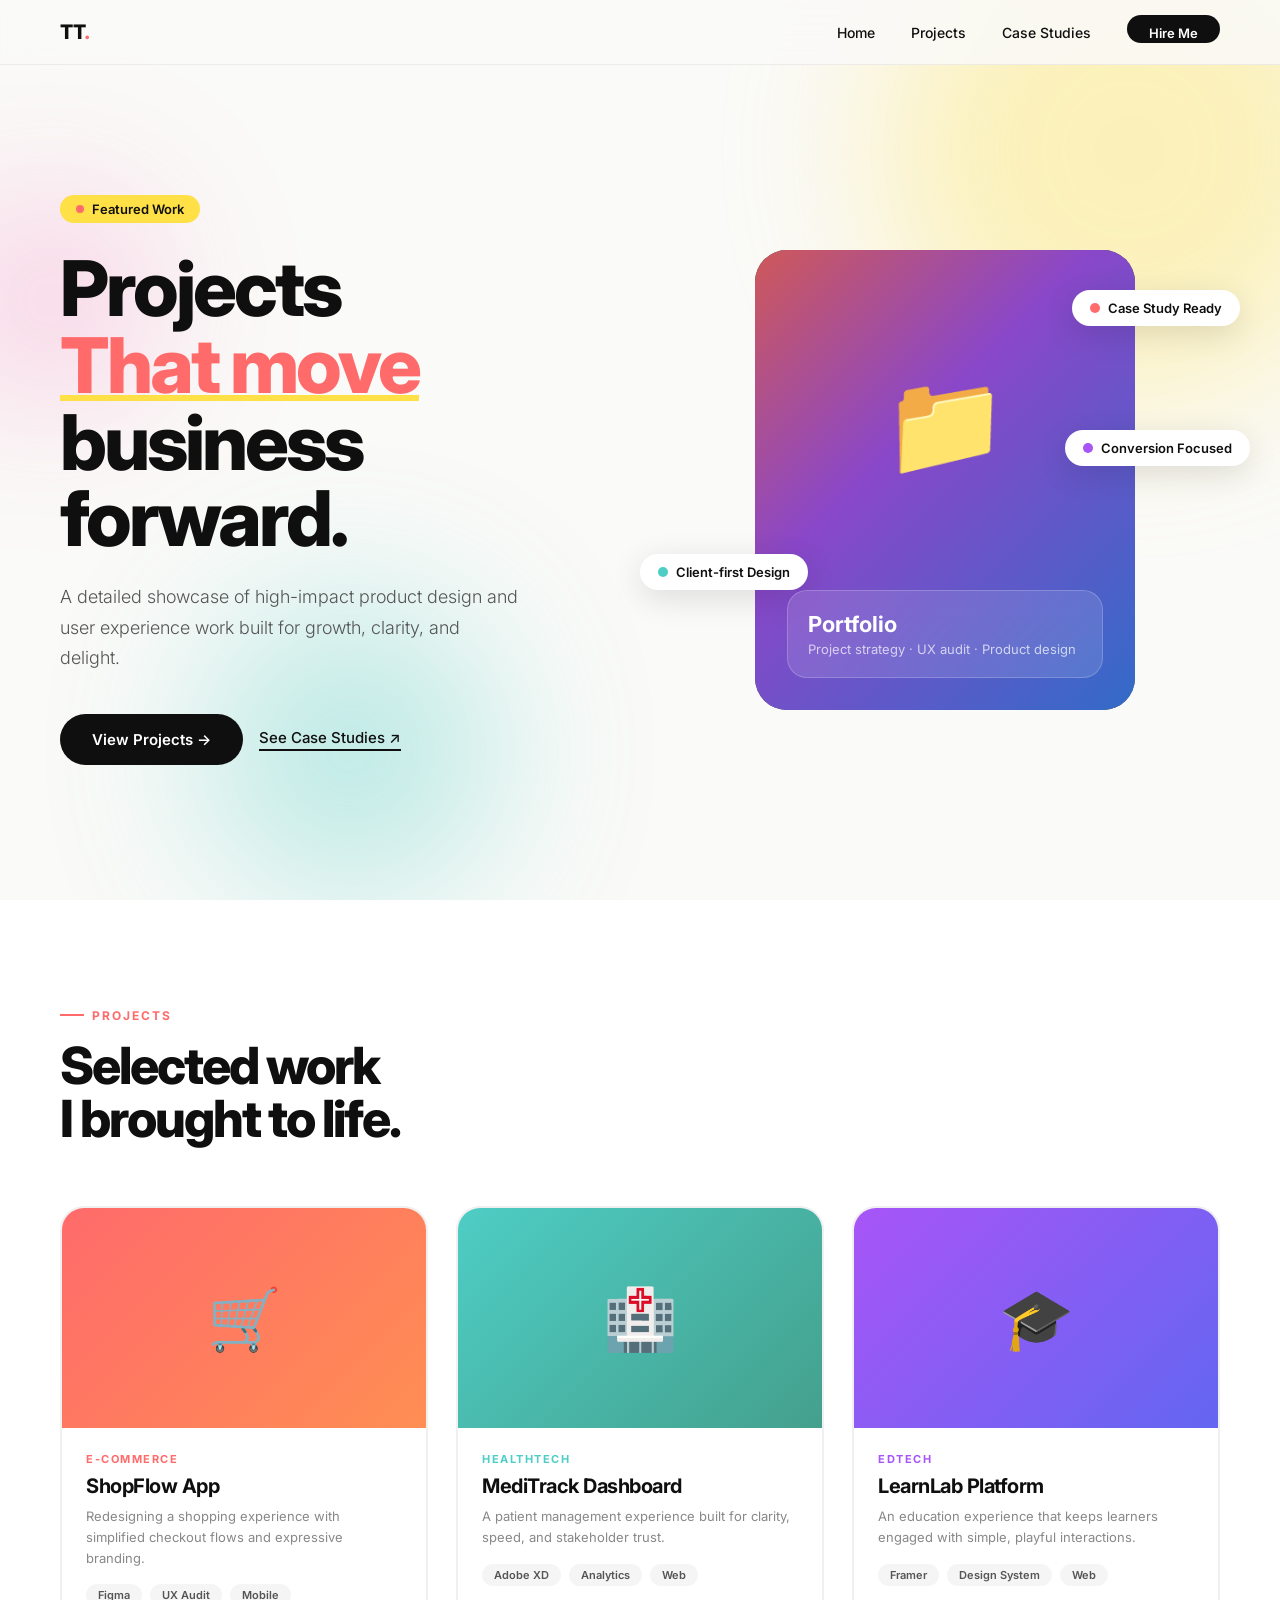
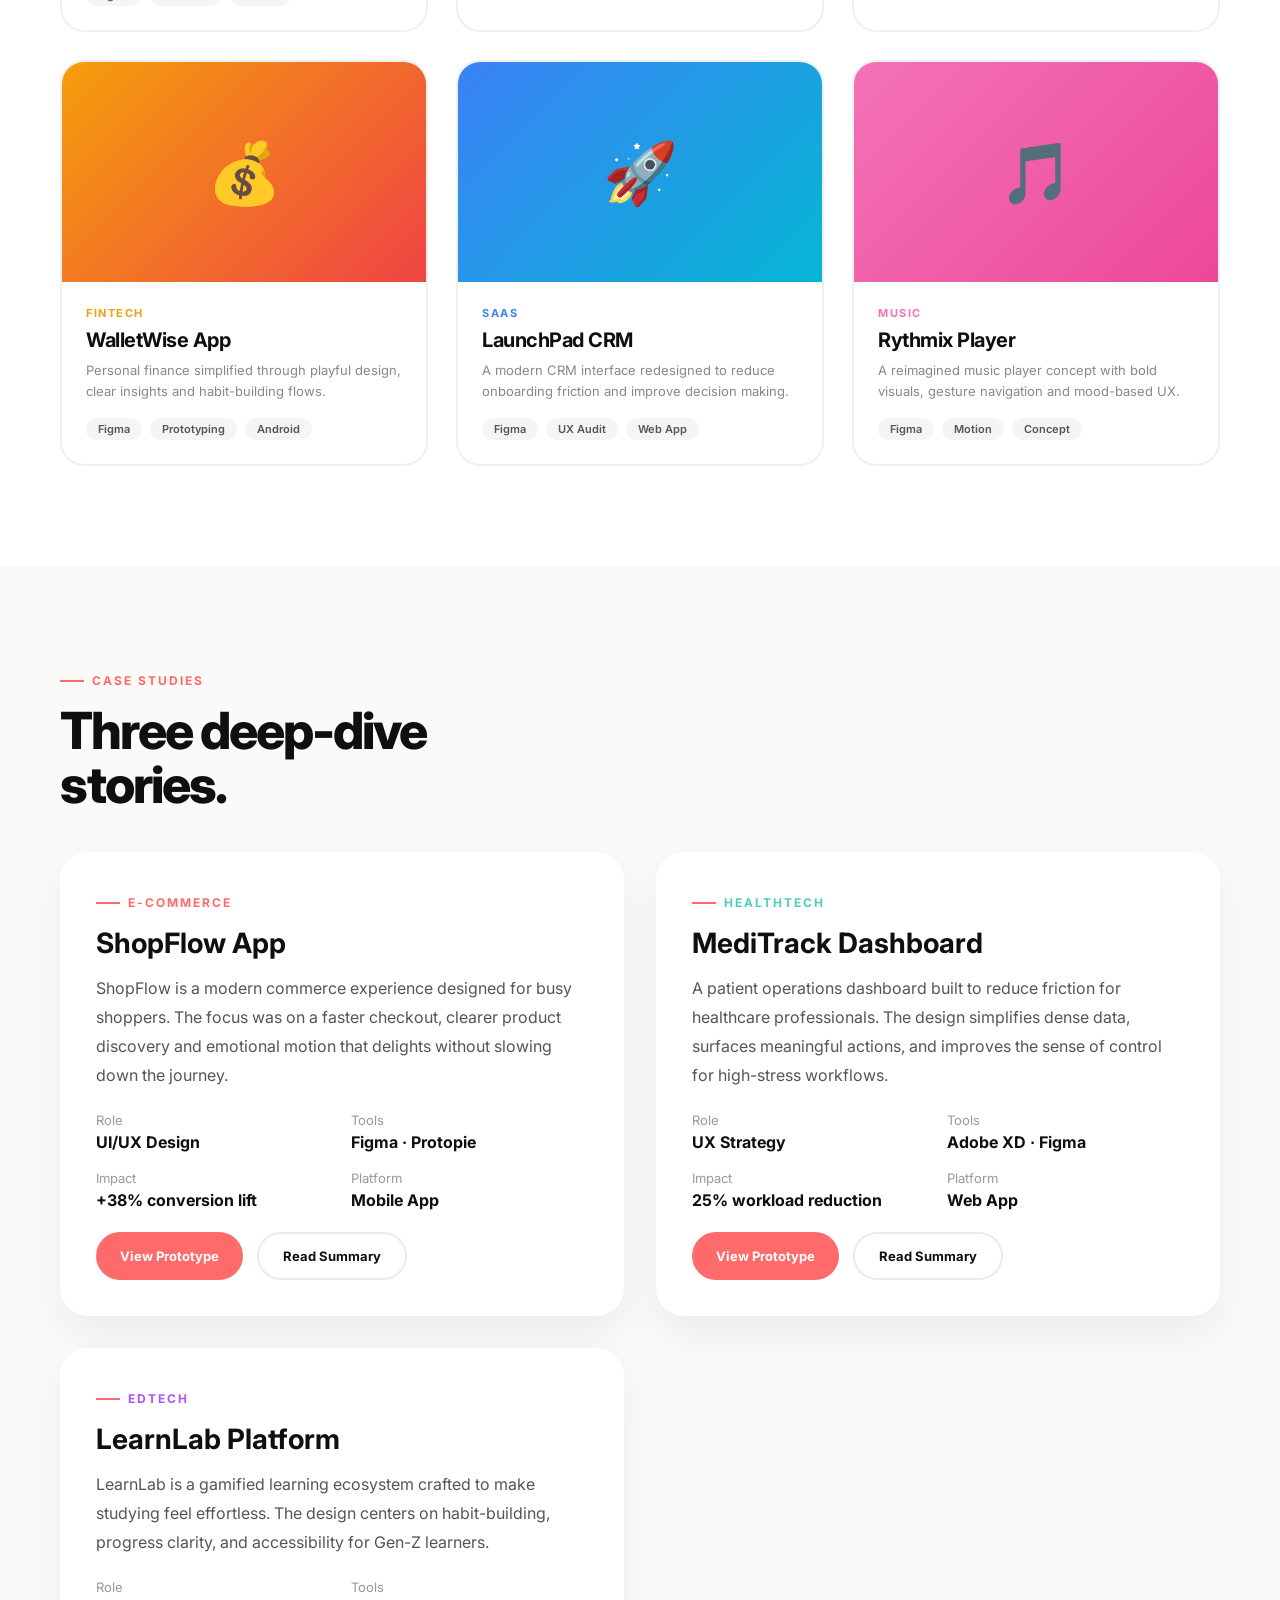
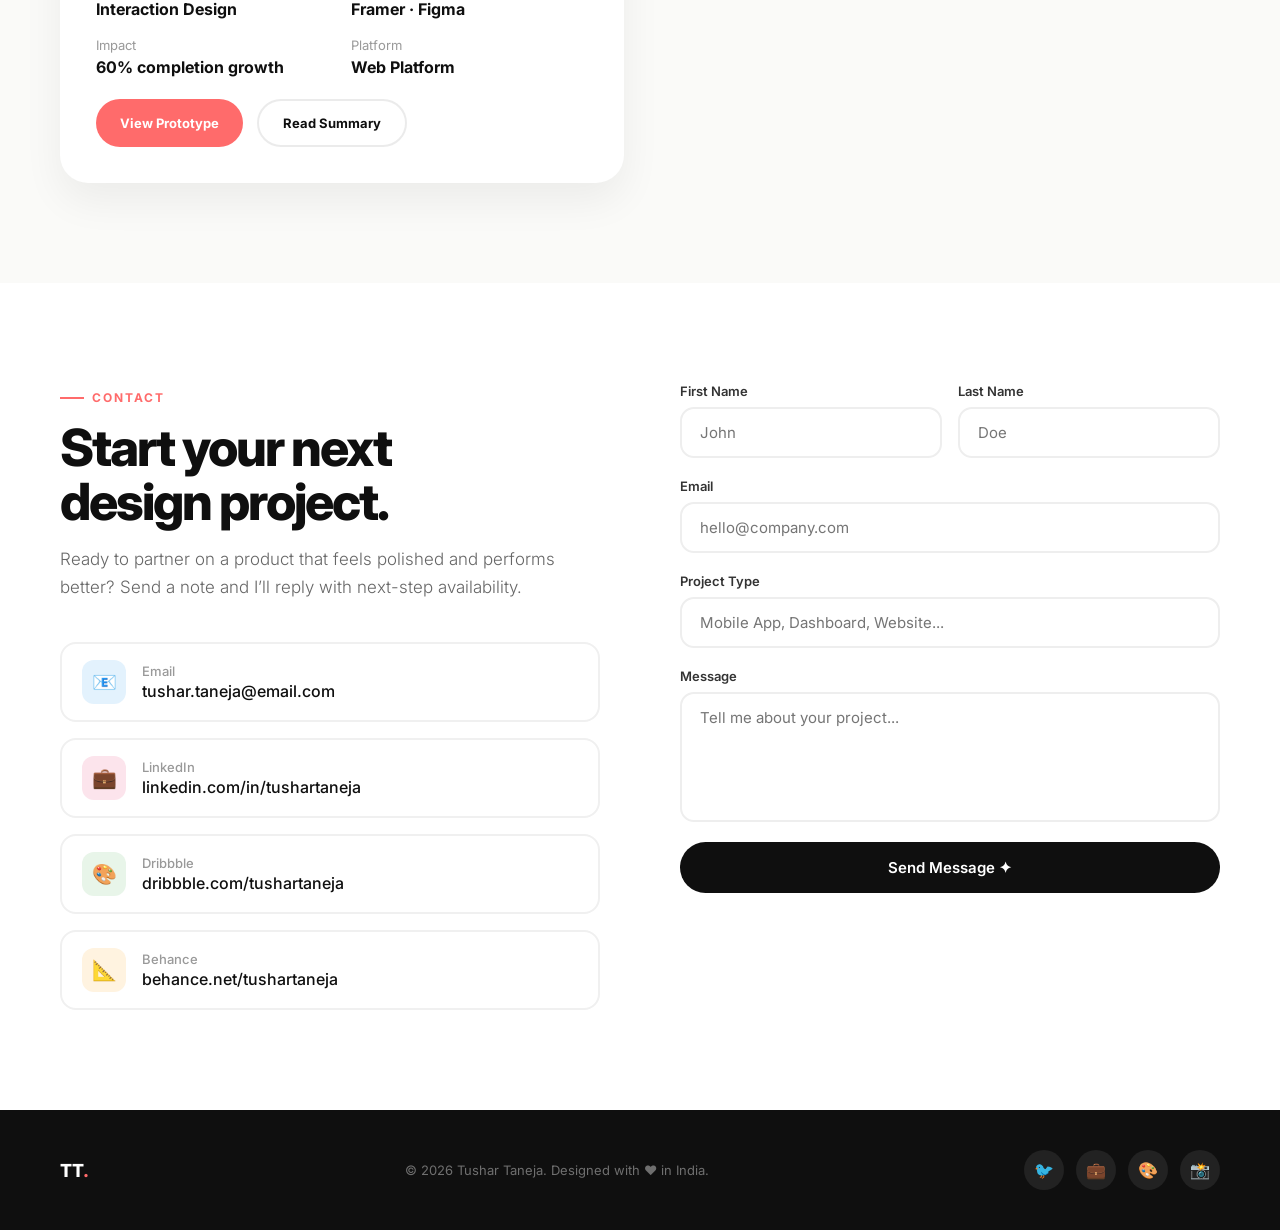
<file: projects.html>
<!DOCTYPE html>
<html lang="en">
<head>
  <meta charset="UTF-8" />
  <meta name="viewport" content="width=device-width, initial-scale=1.0" />
  <title>Projects — Tushar Taneja</title>
  <link href="https://fonts.googleapis.com/css2?family=Inter:wght@300;400;500;600;700;800;900&display=swap" rel="stylesheet" />
  <link rel="stylesheet" href="css/style.css" />
</head>
<body>
  <div class="cursor" id="cursor"></div>
  <div class="cursor-follower" id="cursorFollower"></div>

  <nav>
    <div class="nav-logo">TT<span>.</span></div>
    <ul class="nav-links">
      <li><a href="index.html">Home</a></li>
      <li><a href="#projects">Projects</a></li>
      <li><a href="#case-studies">Case Studies</a></li>
      <li><a href="#contact" class="nav-cta">Hire Me</a></li>
    </ul>
  </nav>

  <section class="hero">
    <div class="hero-bg-blob blob1"></div>
    <div class="hero-bg-blob blob2"></div>
    <div class="hero-bg-blob blob3"></div>

    <div class="hero-left">
      <div class="hero-tag"><span></span> Featured Work</div>
      <h1>Projects<br /><span class="highlight">That move</span><br />business forward.</h1>
      <p class="hero-desc">A detailed showcase of high-impact product design and user experience work built for growth, clarity, and delight.</p>
      <div class="hero-btns">
        <a href="#projects" class="btn-primary">View Projects →</a>
        <a href="#case-studies" class="btn-secondary">See Case Studies ↗</a>
      </div>
    </div>

    <div class="hero-right">
      <div class="hero-card">
        <div class="hero-card-bg"></div>
        <div class="hero-avatar">📁</div>
        <div class="hero-card-info">
          <h3>Portfolio</h3>
          <p>Project strategy · UX audit · Product design</p>
        </div>
      </div>

      <div class="floating-chip chip1">
        <div class="chip-dot" style="background:#FF6B6B"></div>
        Case Study Ready
      </div>
      <div class="floating-chip chip2">
        <div class="chip-dot" style="background:#4ECDC4"></div>
        Client-first Design
      </div>
      <div class="floating-chip chip3">
        <div class="chip-dot" style="background:#A855F7"></div>
        Conversion Focused
      </div>
    </div>
  </section>

  <section class="projects" id="projects">
    <div class="section-tag reveal">Projects</div>
    <h2 class="section-title reveal">Selected work<br />I brought to life.</h2>

    <div class="projects-grid">
      <div class="project-card reveal">
        <div class="project-thumb p1">
          🛒
          <div class="project-thumb-overlay"><a class="view-btn" href="#shopflow">Details →</a></div>
        </div>
        <div class="project-body">
          <div class="project-tag" style="color:#FF6B6B">E-Commerce</div>
          <div class="project-name">ShopFlow App</div>
          <div class="project-desc">Redesigning a shopping experience with simplified checkout flows and expressive branding.</div>
          <div class="project-chips">
            <span class="project-chip">Figma</span>
            <span class="project-chip">UX Audit</span>
            <span class="project-chip">Mobile</span>
          </div>
        </div>
      </div>

      <div class="project-card reveal">
        <div class="project-thumb p2">
          🏥
          <div class="project-thumb-overlay"><a class="view-btn" href="#meditrack">Details →</a></div>
        </div>
        <div class="project-body">
          <div class="project-tag" style="color:#4ECDC4">HealthTech</div>
          <div class="project-name">MediTrack Dashboard</div>
          <div class="project-desc">A patient management experience built for clarity, speed, and stakeholder trust.</div>
          <div class="project-chips">
            <span class="project-chip">Adobe XD</span>
            <span class="project-chip">Analytics</span>
            <span class="project-chip">Web</span>
          </div>
        </div>
      </div>

      <div class="project-card reveal">
        <div class="project-thumb p3">
          🎓
          <div class="project-thumb-overlay"><a class="view-btn" href="#learnlab">Details →</a></div>
        </div>
        <div class="project-body">
          <div class="project-tag" style="color:#A855F7">EdTech</div>
          <div class="project-name">LearnLab Platform</div>
          <div class="project-desc">An education experience that keeps learners engaged with simple, playful interactions.</div>
          <div class="project-chips">
            <span class="project-chip">Framer</span>
            <span class="project-chip">Design System</span>
            <span class="project-chip">Web</span>
          </div>
        </div>
      </div>

      <div class="project-card reveal">
        <div class="project-thumb p4">
          💰
          <div class="project-thumb-overlay"><a class="view-btn" href="#walletwise">Details →</a></div>
        </div>
        <div class="project-body">
          <div class="project-tag" style="color:#F59E0B">FinTech</div>
          <div class="project-name">WalletWise App</div>
          <div class="project-desc">Personal finance simplified through playful design, clear insights and habit-building flows.</div>
          <div class="project-chips">
            <span class="project-chip">Figma</span>
            <span class="project-chip">Prototyping</span>
            <span class="project-chip">Android</span>
          </div>
        </div>
      </div>

      <div class="project-card reveal">
        <div class="project-thumb p5">
          🚀
          <div class="project-thumb-overlay"><a class="view-btn" href="#launchpad">Details →</a></div>
        </div>
        <div class="project-body">
          <div class="project-tag" style="color:#3B82F6">SaaS</div>
          <div class="project-name">LaunchPad CRM</div>
          <div class="project-desc">A modern CRM interface redesigned to reduce onboarding friction and improve decision making.</div>
          <div class="project-chips">
            <span class="project-chip">Figma</span>
            <span class="project-chip">UX Audit</span>
            <span class="project-chip">Web App</span>
          </div>
        </div>
      </div>

      <div class="project-card reveal">
        <div class="project-thumb p6">
          🎵
          <div class="project-thumb-overlay"><a class="view-btn" href="#rythmix">Details →</a></div>
        </div>
        <div class="project-body">
          <div class="project-tag" style="color:#F472B6">Music</div>
          <div class="project-name">Rythmix Player</div>
          <div class="project-desc">A reimagined music player concept with bold visuals, gesture navigation and mood-based UX.</div>
          <div class="project-chips">
            <span class="project-chip">Figma</span>
            <span class="project-chip">Motion</span>
            <span class="project-chip">Concept</span>
          </div>
        </div>
      </div>
    </div>
  </section>

  <section class="project-detail-section" id="case-studies">
    <div class="section-tag reveal">Case Studies</div>
    <h2 class="section-title reveal">Three deep-dive<br />stories.</h2>

    <div class="project-detail-grid">
      <div class="project-detail-card reveal" id="shopflow">
        <div class="section-tag" style="color:#FF6B6B">E-Commerce</div>
        <h3>ShopFlow App</h3>
        <p>ShopFlow is a modern commerce experience designed for busy shoppers. The focus was on a faster checkout, clearer product discovery and emotional motion that delights without slowing down the journey.</p>
        <div class="project-detail-meta">
          <div><span>Role</span><strong>UI/UX Design</strong></div>
          <div><span>Tools</span><strong>Figma · Protopie</strong></div>
          <div><span>Impact</span><strong>+38% conversion lift</strong></div>
          <div><span>Platform</span><strong>Mobile App</strong></div>
        </div>
        <div class="project-detail-buttons">
          <a class="btn-filled" href="#">View Prototype</a>
          <a class="btn-outline" href="#">Read Summary</a>
        </div>
      </div>

      <div class="project-detail-card reveal" id="meditrack">
        <div class="section-tag" style="color:#4ECDC4">HealthTech</div>
        <h3>MediTrack Dashboard</h3>
        <p>A patient operations dashboard built to reduce friction for healthcare professionals. The design simplifies dense data, surfaces meaningful actions, and improves the sense of control for high-stress workflows.</p>
        <div class="project-detail-meta">
          <div><span>Role</span><strong>UX Strategy</strong></div>
          <div><span>Tools</span><strong>Adobe XD · Figma</strong></div>
          <div><span>Impact</span><strong>25% workload reduction</strong></div>
          <div><span>Platform</span><strong>Web App</strong></div>
        </div>
        <div class="project-detail-buttons">
          <a class="btn-filled" href="#">View Prototype</a>
          <a class="btn-outline" href="#">Read Summary</a>
        </div>
      </div>

      <div class="project-detail-card reveal" id="learnlab">
        <div class="section-tag" style="color:#A855F7">EdTech</div>
        <h3>LearnLab Platform</h3>
        <p>LearnLab is a gamified learning ecosystem crafted to make studying feel effortless. The design centers on habit-building, progress clarity, and accessibility for Gen-Z learners.</p>
        <div class="project-detail-meta">
          <div><span>Role</span><strong>Interaction Design</strong></div>
          <div><span>Tools</span><strong>Framer · Figma</strong></div>
          <div><span>Impact</span><strong>60% completion growth</strong></div>
          <div><span>Platform</span><strong>Web Platform</strong></div>
        </div>
        <div class="project-detail-buttons">
          <a class="btn-filled" href="#">View Prototype</a>
          <a class="btn-outline" href="#">Read Summary</a>
        </div>
      </div>
    </div>
  </section>

  <section class="contact" id="contact">
    <div class="contact-inner">
      <div class="reveal">
        <div class="section-tag">Contact</div>
        <h2 class="section-title">Start your next<br />design project.</h2>
        <p class="contact-desc">Ready to partner on a product that feels polished and performs better? Send a note and I’ll reply with next-step availability.</p>

        <div class="contact-links">
          <a class="contact-link" href="mailto:tushar@email.com">
            <div class="cl-icon ci1">📧</div>
            <div>
              <div style="font-size:13px;color:#999;margin-bottom:2px">Email</div>
              tushar.taneja@email.com
            </div>
          </a>
          <a class="contact-link" href="#">
            <div class="cl-icon ci2">💼</div>
            <div>
              <div style="font-size:13px;color:#999;margin-bottom:2px">LinkedIn</div>
              linkedin.com/in/tushartaneja
            </div>
          </a>
          <a class="contact-link" href="#">
            <div class="cl-icon ci3">🎨</div>
            <div>
              <div style="font-size:13px;color:#999;margin-bottom:2px">Dribbble</div>
              dribbble.com/tushartaneja
            </div>
          </a>
          <a class="contact-link" href="#">
            <div class="cl-icon ci4">📐</div>
            <div>
              <div style="font-size:13px;color:#999;margin-bottom:2px">Behance</div>
              behance.net/tushartaneja
            </div>
          </a>
        </div>
      </div>

      <div class="contact-form reveal">
        <div class="form-row">
          <div class="form-group">
            <label class="form-label">First Name</label>
            <input class="form-input" type="text" placeholder="John" />
          </div>
          <div class="form-group">
            <label class="form-label">Last Name</label>
            <input class="form-input" type="text" placeholder="Doe" />
          </div>
        </div>
        <div class="form-group">
          <label class="form-label">Email</label>
          <input class="form-input" type="email" placeholder="hello@company.com" />
        </div>
        <div class="form-group">
          <label class="form-label">Project Type</label>
          <input class="form-input" type="text" placeholder="Mobile App, Dashboard, Website..." />
        </div>
        <div class="form-group">
          <label class="form-label">Message</label>
          <textarea class="form-textarea" placeholder="Tell me about your project..."></textarea>
        </div>
        <button class="submit-btn">Send Message ✦</button>
      </div>
    </div>
  </section>

  <footer>
    <div class="footer-logo">TT<span>.</span></div>
    <div class="footer-copy">© 2026 Tushar Taneja. Designed with ♥ in India.</div>
    <div class="footer-socials">
      <div class="social-btn">🐦</div>
      <div class="social-btn">💼</div>
      <div class="social-btn">🎨</div>
      <div class="social-btn">📸</div>
    </div>
  </footer>

  <script>
    const cursor = document.getElementById('cursor');
    const follower = document.getElementById('cursorFollower');
    let mouseX = 0, mouseY = 0, followerX = 0, followerY = 0;

    document.addEventListener('mousemove', e => {
      mouseX = e.clientX; mouseY = e.clientY;
      cursor.style.left = mouseX - 6 + 'px';
      cursor.style.top = mouseY - 6 + 'px';
    });

    function animateFollower() {
      followerX += (mouseX - followerX) * 0.12;
      followerY += (mouseY - followerY) * 0.12;
      follower.style.left = followerX - 18 + 'px';
      follower.style.top = followerY - 18 + 'px';
      requestAnimationFrame(animateFollower);
    }
    animateFollower();

    document.querySelectorAll('a, button, .project-card, .skill-card').forEach(el => {
      el.addEventListener('mouseenter', () => { cursor.style.transform = 'scale(2.5)'; follower.style.transform = 'scale(1.5)'; });
      el.addEventListener('mouseleave', () => { cursor.style.transform = 'scale(1)'; follower.style.transform = 'scale(1)'; });
    });

    const reveals = document.querySelectorAll('.reveal');
    const observer = new IntersectionObserver(entries => {
      entries.forEach((entry, i) => {
        if (entry.isIntersecting) {
          setTimeout(() => entry.target.classList.add('visible'), i * 80);
          observer.unobserve(entry.target);
        }
      });
    }, { threshold: 0.12 });
    reveals.forEach(el => observer.observe(el));
  </script>
</body>
</html>
</file>
<file: css/style.css>
:root {
  --yellow: #FFE047;
  --coral: #FF6B6B;
  --mint: #4ECDC4;
  --purple: #A855F7;
  --blue: #3B82F6;
  --pink: #F472B6;
  --orange: #FB923C;
  --dark: #0F0F0F;
  --light: #FAFAF8;
  --card-bg: #ffffff;
}

*, *::before, *::after { box-sizing: border-box; margin: 0; padding: 0; }

html { scroll-behavior: smooth; }

body {
  font-family: 'Inter', sans-serif;
  background: var(--light);
  color: var(--dark);
  overflow-x: hidden;
}


/* NAV */
nav {
  position: fixed; top: 0; left: 0; right: 0;
  z-index: 100;
  display: flex; align-items: center; justify-content: space-between;
  padding: 20px 60px;
  background: rgba(250,250,248,0.85);
  backdrop-filter: blur(16px);
  border-bottom: 1px solid rgba(0,0,0,0.06);
}

.nav-logo {
  font-family: 'Inter', sans-serif;
  font-weight: 800;
  font-size: 20px;
  letter-spacing: -0.5px;
}
.nav-logo span { color: var(--coral); }

.nav-links { display: flex; gap: 36px; list-style: none; }
.nav-links a {
  font-size: 14px;
  font-weight: 500;
  color: var(--dark);
  text-decoration: none;
  position: relative;
  padding-bottom: 2px;
}
.nav-links a::after {
  content: '';
  position: absolute; bottom: 0; left: 0;
  width: 0; height: 2px;
  background: var(--coral);
  transition: width 0.3s ease;
}
.nav-links a:hover::after { width: 100%; }

.nav-cta {
  background: var(--dark);
  color: #fff !important;
  padding: 10px 22px;
  border-radius: 100px;
  font-size: 13px !important;
  font-weight: 600 !important;
  transition: background 0.2s;
}
.nav-cta:hover { background: var(--coral) !important; }
.nav-cta::after { display: none !important; }

/* HERO */
.hero {
  min-height: 100vh;
  padding: 140px 60px 80px;
  display: grid;
  grid-template-columns: 1fr 1fr;
  align-items: center;
  gap: 60px;
  position: relative;
  overflow: hidden;
}

.hero-bg-blob {
  position: absolute;
  border-radius: 50%;
  filter: blur(80px);
  opacity: 0.35;
  pointer-events: none;
}
.blob1 { width: 500px; height: 500px; background: var(--yellow); top: -100px; right: -100px; animation: float 6s ease-in-out infinite; }
.blob2 { width: 300px; height: 300px; background: var(--mint); bottom: 0; left: 200px; animation: float 8s ease-in-out infinite reverse; }
.blob3 { width: 200px; height: 200px; background: var(--pink); top: 200px; left: -50px; animation: float 7s ease-in-out infinite 2s; }

@keyframes float {
  0%, 100% { transform: translateY(0px) scale(1); }
  50% { transform: translateY(-30px) scale(1.05); }
}

.hero-left { position: relative; z-index: 1; }

.hero-tag {
  display: inline-flex; align-items: center; gap: 8px;
  background: var(--yellow);
  color: var(--dark);
  padding: 6px 16px;
  border-radius: 100px;
  font-size: 13px;
  font-weight: 600;
  margin-bottom: 28px;
  animation: slideDown 0.6s ease both;
}
.hero-tag span { width: 8px; height: 8px; background: var(--coral); border-radius: 50%; animation: pulse 1.5s infinite; }
@keyframes pulse { 0%,100% { opacity:1; } 50% { opacity:0.3; } }

h1 {
  font-family: 'Inter', sans-serif;
  font-size: clamp(52px, 6vw, 88px);
  font-weight: 800;
  line-height: 1.0;
  letter-spacing: -3px;
  margin-bottom: 24px;
  animation: slideUp 0.7s ease 0.1s both;
}

h1 .highlight {
  position: relative;
  display: inline-block;
  color: var(--coral);
}
h1 .highlight::after {
  content: '';
  position: absolute;
  bottom: 4px; left: 0; right: 0;
  height: 6px;
  background: var(--yellow);
  z-index: -1;
  transform: skewX(-4deg);
}

.hero-desc {
  font-size: 18px;
  line-height: 1.7;
  color: #555;
  max-width: 460px;
  margin-bottom: 40px;
  font-weight: 300;
  animation: slideUp 0.7s ease 0.2s both;
}

.hero-btns {
  display: flex; gap: 16px; align-items: center;
  animation: slideUp 0.7s ease 0.3s both;
}

.btn-primary {
  background: var(--dark);
  color: #fff;
  padding: 16px 32px;
  border-radius: 100px;
  font-size: 15px;
  font-weight: 600;
  text-decoration: none;
  transition: all 0.25s ease;
  display: inline-flex; align-items: center; gap: 8px;
}
.btn-primary:hover { background: var(--coral); transform: translateY(-2px); box-shadow: 0 12px 32px rgba(255,107,107,0.35); }

.btn-secondary {
  color: var(--dark);
  font-size: 15px;
  font-weight: 500;
  text-decoration: none;
  display: inline-flex; align-items: center; gap: 6px;
  border-bottom: 2px solid var(--dark);
  padding-bottom: 2px;
  transition: all 0.2s;
}
.btn-secondary:hover { color: var(--coral); border-color: var(--coral); }

.hero-right {
  position: relative; z-index: 1;
  display: flex; justify-content: center; align-items: center;
  animation: slideUp 0.8s ease 0.2s both;
}

.hero-card {
  width: 380px; height: 460px;
  background: var(--dark);
  border-radius: 32px;
  position: relative;
  overflow: hidden;
  display: flex; flex-direction: column; justify-content: flex-end;
  padding: 32px;
}

.hero-card-bg {
  position: absolute; inset: 0;
  background: linear-gradient(135deg, #FF6B6B 0%, #A855F7 40%, #3B82F6 100%);
  opacity: 0.8;
}

.hero-avatar {
  position: absolute;
  top: 0; left: 0; right: 0;
  height: 75%;
  display: flex; justify-content: center; align-items: center;
  font-size: 100px;
}

.hero-card-info {
  position: relative; z-index: 1;
  background: rgba(255,255,255,0.12);
  backdrop-filter: blur(12px);
  border: 1px solid rgba(255,255,255,0.2);
  border-radius: 20px;
  padding: 20px;
}
.hero-card-info h3 {
  font-family: 'Inter', sans-serif;
  color: #fff;
  font-size: 22px;
  font-weight: 700;
}
.hero-card-info p { color: rgba(255,255,255,0.7); font-size: 13px; margin-top: 4px; }

.floating-chip {
  position: absolute;
  background: #fff;
  border-radius: 100px;
  padding: 10px 18px;
  font-size: 13px;
  font-weight: 600;
  display: flex; align-items: center; gap: 8px;
  box-shadow: 0 8px 32px rgba(0,0,0,0.12);
  white-space: nowrap;
}
.chip1 { top: 40px; right: -20px; animation: float 5s ease-in-out infinite; }
.chip2 { bottom: 120px; left: -30px; animation: float 6s ease-in-out infinite 1s; }
.chip3 { top: 180px; right: -30px; animation: float 7s ease-in-out infinite 0.5s; }
.chip-dot { width: 10px; height: 10px; border-radius: 50%; }

/* STATS BAR */
.stats-bar {
  background: var(--dark);
  padding: 40px 60px;
  display: flex; justify-content: space-around; align-items: center;
}
.stat { text-align: center; }
.stat-num {
  font-family: 'Inter', sans-serif;
  font-size: 48px;
  font-weight: 800;
  color: var(--yellow);
  line-height: 1;
}
.stat-label { color: rgba(255,255,255,0.5); font-size: 13px; margin-top: 6px; }
.stat-divider { width: 1px; height: 60px; background: rgba(255,255,255,0.1); }

/* SECTIONS COMMON */
section { padding: 100px 60px; }
.section-tag {
  display: inline-flex; align-items: center; gap: 8px;
  font-size: 12px; font-weight: 700; text-transform: uppercase;
  letter-spacing: 2px; margin-bottom: 16px; color: var(--coral);
}
.section-tag::before { content: ''; width: 24px; height: 2px; background: var(--coral); }
.section-title {
  font-family: 'Inter', sans-serif;
  font-size: clamp(36px, 4vw, 56px);
  font-weight: 800;
  letter-spacing: -2px;
  line-height: 1.05;
  margin-bottom: 16px;
}

/* ABOUT */
.about { background: #fff; }
.about-grid { display: grid; grid-template-columns: 1fr 1.2fr; gap: 80px; align-items: center; }
.about-visual {
  position: relative;
  height: 500px;
}
.about-main-card {
  position: absolute;
  top: 0; left: 0;
  width: 280px; height: 360px;
  border-radius: 28px;
  overflow: hidden;
  background: linear-gradient(145deg, var(--mint), var(--blue));
  display: flex; align-items: center; justify-content: center;
  font-size: 80px;
}
.about-accent-card {
  position: absolute;
  bottom: 0; right: 0;
  width: 220px; height: 240px;
  border-radius: 24px;
  background: var(--yellow);
  display: flex; flex-direction: column; justify-content: flex-end;
  padding: 24px;
}
.about-accent-card .big-text {
  font-family: 'Inter', sans-serif;
  font-size: 64px;
  font-weight: 800;
  line-height: 1;
  color: var(--dark);
}
.about-accent-card p { font-size: 13px; font-weight: 600; color: rgba(0,0,0,0.6); margin-top: 4px; }
.about-sticker {
  position: absolute;
  top: 50%; left: 55%;
  transform: translate(-50%, -50%);
  background: var(--coral);
  color: #fff;
  width: 90px; height: 90px;
  border-radius: 50%;
  display: flex; align-items: center; justify-content: center;
  font-family: 'Inter', sans-serif;
  font-size: 11px;
  font-weight: 700;
  text-align: center;
  line-height: 1.3;
  animation: spin 12s linear infinite;
}
@keyframes spin { from { transform: translate(-50%, -50%) rotate(0deg); } to { transform: translate(-50%, -50%) rotate(360deg); } }
.about-desc {
  font-size: 17px;
  line-height: 1.8;
  color: #555;
  font-weight: 300;
  margin-bottom: 32px;
}
.tools-grid {
  display: flex; flex-wrap: wrap; gap: 10px;
  margin-top: 24px;
}
.tool-chip {
  padding: 8px 18px;
  border-radius: 100px;
  font-size: 13px;
  font-weight: 600;
  border: 2px solid transparent;
  transition: all 0.2s;
}
.tool-chip:hover { transform: translateY(-2px); }
.tc1 { background: #FFF3E0; color: #E65100; border-color: #FFCC80; }
.tc2 { background: #E8F5E9; color: #1B5E20; border-color: #A5D6A7; }
.tc3 { background: #EDE7F6; color: #4A148C; border-color: #CE93D8; }
.tc4 { background: #E3F2FD; color: #0D47A1; border-color: #90CAF9; }
.tc5 { background: #FCE4EC; color: #880E4F; border-color: #F48FB1; }

/* SKILLS */
.skills { background: var(--light); }
.skills-grid { display: grid; grid-template-columns: repeat(3, 1fr); gap: 24px; margin-top: 60px; }
.skill-card {
  padding: 36px 32px;
  border-radius: 24px;
  border: 2px solid transparent;
  transition: all 0.3s ease;
  position: relative;
  overflow: hidden;
}
.skill-card::before {
  content: '';
  position: absolute; inset: 0;
  opacity: 0;
  transition: opacity 0.3s;
}
.skill-card:hover { transform: translateY(-6px); border-color: transparent; }
.skill-card:hover::before { opacity: 1; }
.sk1 { background: #FFF8E1; } .sk1:hover { background: #FFE047; }
.sk2 { background: #FFF0F0; } .sk2:hover { background: #FFCDD2; }
.sk3 { background: #E8F5E9; } .sk3:hover { background: #C8E6C9; }
.sk4 { background: #EDE7F6; } .sk4:hover { background: #D1C4E9; }
.sk5 { background: #E3F2FD; } .sk5:hover { background: #BBDEFB; }
.sk6 { background: #FCE4EC; } .sk6:hover { background: #F8BBD0; }
.skill-icon { font-size: 40px; margin-bottom: 20px; }
.skill-name {
  font-family: 'Inter', sans-serif;
  font-size: 20px;
  font-weight: 700;
  margin-bottom: 10px;
}
.skill-desc { font-size: 14px; color: #666; line-height: 1.6; }
.skill-bar-wrap { margin-top: 16px; }
.skill-bar-label { display: flex; justify-content: space-between; font-size: 12px; font-weight: 600; margin-bottom: 6px; }
.skill-bar-track { height: 6px; background: rgba(0,0,0,0.08); border-radius: 100px; overflow: hidden; }
.skill-bar-fill { height: 100%; border-radius: 100px; transition: width 1s ease; }

/* PROJECTS */
.projects { background: #fff; }
.projects-grid { display: grid; grid-template-columns: repeat(3, 1fr); gap: 28px; margin-top: 60px; }
.project-card {
  border-radius: 24px;
  overflow: hidden;
  border: 2px solid #f0f0f0;
  transition: all 0.35s ease;
  background: #fff;
  cursor: pointer;
}
.project-card:hover { transform: translateY(-8px); box-shadow: 0 24px 60px rgba(0,0,0,0.1); border-color: transparent; }
.project-thumb {
  height: 220px;
  display: flex; align-items: center; justify-content: center;
  font-size: 60px;
  position: relative;
  overflow: hidden;
}
.project-thumb-overlay {
  position: absolute; inset: 0;
  background: rgba(0,0,0,0.5);
  display: flex; align-items: center; justify-content: center;
  opacity: 0;
  transition: opacity 0.3s;
}
.project-card:hover .project-thumb-overlay { opacity: 1; }
.view-btn {
  background: #fff;
  color: var(--dark);
  padding: 12px 24px;
  border-radius: 100px;
  font-size: 13px;
  font-weight: 700;
  text-decoration: none;
}
.p1 { background: linear-gradient(135deg, #FF6B6B, #FF8E53); }
.p2 { background: linear-gradient(135deg, #4ECDC4, #44A08D); }
.p3 { background: linear-gradient(135deg, #A855F7, #6366F1); }
.p4 { background: linear-gradient(135deg, #F59E0B, #EF4444); }
.p5 { background: linear-gradient(135deg, #3B82F6, #06B6D4); }
.p6 { background: linear-gradient(135deg, #F472B6, #EC4899); }
.project-body { padding: 24px; }
.project-tag {
  font-size: 11px;
  font-weight: 700;
  text-transform: uppercase;
  letter-spacing: 1.5px;
  margin-bottom: 8px;
}
.project-name {
  font-family: 'Inter', sans-serif;
  font-size: 20px;
  font-weight: 700;
  margin-bottom: 8px;
  letter-spacing: -0.5px;
}
.project-desc { font-size: 13px; color: #888; line-height: 1.6; margin-bottom: 16px; }
.project-chips { display: flex; gap: 8px; flex-wrap: wrap; }
.project-chip {
  font-size: 11px;
  font-weight: 600;
  padding: 4px 12px;
  border-radius: 100px;
  background: #f5f5f5;
  color: #555;
}
.project-detail-section { background: var(--light); padding: 100px 60px; }
.project-detail-grid {
  display: grid;
  grid-template-columns: repeat(2, 1fr);
  gap: 32px;
  margin-top: 40px;
}
.project-detail-card {
  background: #fff;
  border-radius: 28px;
  padding: 36px;
  box-shadow: 0 18px 40px rgba(0,0,0,0.06);
}
.project-detail-card h3 {
  font-size: 28px;
  margin-bottom: 14px;
}
.project-detail-card p {
  color: #555;
  line-height: 1.8;
  margin-bottom: 22px;
}
.project-detail-meta {
  display: grid;
  grid-template-columns: repeat(2, minmax(0, 1fr));
  gap: 18px;
  margin-bottom: 22px;
}
.project-detail-meta span {
  display: block;
  font-size: 13px;
  color: #999;
}
.project-detail-meta strong {
  display: block;
  margin-top: 4px;
  font-size: 16px;
  color: var(--dark);
}
.project-detail-buttons { display: flex; gap: 14px; flex-wrap: wrap; }
.project-detail-buttons a {
  display: inline-flex; align-items: center; justify-content: center;
  padding: 14px 24px;
  border-radius: 999px;
  text-decoration: none;
  font-weight: 700;
  font-size: 13px;
}
.btn-outline { color: var(--dark); background: #fff; border: 2px solid rgba(0,0,0,0.08); }
.btn-filled { color: #fff; background: var(--coral); }

/* PROCESS */
.process { background: var(--dark); color: #fff; }
.process .section-tag { color: var(--yellow); }
.process .section-tag::before { background: var(--yellow); }
.process .section-title { color: #fff; }
.process-steps {
  display: grid; grid-template-columns: repeat(4, 1fr);
  gap: 0;
  margin-top: 60px;
  position: relative;
}
.process-steps::before {
  content: '';
  position: absolute;
  top: 40px; left: 10%; right: 10%;
  height: 2px;
  background: linear-gradient(to right, var(--yellow), var(--coral), var(--mint), var(--purple));
  z-index: 0;
}
.process-step { text-align: center; padding: 0 20px; position: relative; z-index: 1; }
.step-num {
  width: 80px; height: 80px;
  border-radius: 50%;
  display: flex; align-items: center; justify-content: center;
  font-family: 'Inter', sans-serif;
  font-size: 28px;
  font-weight: 800;
  margin: 0 auto 24px;
  position: relative;
}
.sn1 { background: var(--yellow); color: var(--dark); }
.sn2 { background: var(--coral); color: #fff; }
.sn3 { background: var(--mint); color: var(--dark); }
.sn4 { background: var(--purple); color: #fff; }
.step-title {
  font-family: 'Inter', sans-serif;
  font-size: 18px;
  font-weight: 700;
  margin-bottom: 10px;
  color: #fff;
}
.step-desc { font-size: 13px; color: rgba(255,255,255,0.5); line-height: 1.7; }

/* TESTIMONIALS */
.testimonials { background: var(--light); }
.testi-grid { display: grid; grid-template-columns: repeat(3, 1fr); gap: 24px; margin-top: 60px; }
.testi-card {
  background: #fff;
  border-radius: 24px;
  padding: 32px;
  border: 2px solid #f0f0f0;
  transition: all 0.3s;
  position: relative;
}
.testi-card:hover { transform: translateY(-4px); box-shadow: 0 16px 40px rgba(0,0,0,0.08); }
.testi-quote {
  font-size: 48px;
  line-height: 1;
  margin-bottom: 16px;
  font-family: 'Inter', sans-serif;
  font-weight: 800;
}
.tq1 { color: var(--yellow); }
.tq2 { color: var(--mint); }
.tq3 { color: var(--coral); }
.testi-text { font-size: 15px; line-height: 1.7; color: #444; margin-bottom: 24px; font-style: italic; }
.testi-author { display: flex; align-items: center; gap: 14px; }
.testi-avatar {
  width: 48px; height: 48px;
  border-radius: 50%;
  display: flex; align-items: center; justify-content: center;
  font-size: 22px;
  flex-shrink: 0;
}
.ta1 { background: #FFF3E0; }
.ta2 { background: #E8F5E9; }
.ta3 { background: #EDE7F6; }
.testi-name { font-weight: 700; font-size: 14px; }
.testi-role { font-size: 12px; color: #999; margin-top: 2px; }
.stars { color: #FFD700; font-size: 14px; margin-bottom: 4px; }

/* CONTACT */
.contact { background: #fff; }
.contact-inner {
  display: grid; grid-template-columns: 1fr 1fr;
  gap: 80px;
  align-items: start;
}
.contact-left .section-title { margin-bottom: 20px; }
.contact-desc { font-size: 17px; color: #666; line-height: 1.7; font-weight: 300; margin-bottom: 40px; }
.contact-links { display: flex; flex-direction: column; gap: 16px; }
.contact-link {
  display: flex; align-items: center; gap: 16px;
  padding: 16px 20px;
  border-radius: 16px;
  border: 2px solid #f0f0f0;
  text-decoration: none;
  color: var(--dark);
  transition: all 0.25s;
  font-weight: 500;
}
.contact-link:hover { border-color: var(--coral); background: #FFF5F5; transform: translateX(6px); }
.cl-icon {
  width: 44px; height: 44px;
  border-radius: 12px;
  display: flex; align-items: center; justify-content: center;
  font-size: 20px;
  flex-shrink: 0;
}
.ci1 { background: #E3F2FD; }
.ci2 { background: #FCE4EC; }
.ci3 { background: #E8F5E9; }
.ci4 { background: #FFF3E0; }
.contact-form { display: flex; flex-direction: column; gap: 20px; }
.form-group { display: flex; flex-direction: column; gap: 8px; }
.form-label { font-size: 13px; font-weight: 600; color: #333; }
.form-input, .form-textarea {
  padding: 14px 18px;
  border: 2px solid #eee;
  border-radius: 14px;
  font-size: 15px;
  font-family: 'Inter', sans-serif;
  transition: border-color 0.2s;
  outline: none;
  width: 100%;
  resize: none;
}
.form-input:focus, .form-textarea:focus { border-color: var(--coral); }
.form-textarea { height: 130px; }
.form-row { display: grid; grid-template-columns: 1fr 1fr; gap: 16px; }
.submit-btn {
  background: var(--dark);
  color: #fff;
  padding: 16px 32px;
  border: none;
  border-radius: 100px;
  font-size: 15px;
  font-weight: 600;
  font-family: 'Inter', sans-serif;
  cursor: pointer;
  transition: all 0.25s;
  display: flex; align-items: center; gap: 8px;
  justify-content: center;
}
.submit-btn:hover { background: var(--coral); transform: translateY(-2px); box-shadow: 0 12px 32px rgba(255,107,107,0.3); }

/* FOOTER */
footer {
  background: var(--dark);
  padding: 40px 60px;
  display: flex; align-items: center; justify-content: space-between;
}
.footer-logo {
  font-family: 'Inter', sans-serif;
  font-weight: 800;
  font-size: 18px;
  color: #fff;
}
.footer-logo span { color: var(--coral); }
.footer-copy { font-size: 13px; color: rgba(255,255,255,0.4); }
.footer-socials { display: flex; gap: 12px; }
.social-btn {
  width: 40px; height: 40px;
  border-radius: 50%;
  background: rgba(255,255,255,0.08);
  display: flex; align-items: center; justify-content: center;
  font-size: 16px;
  text-decoration: none;
  transition: background 0.2s;
  cursor: pointer;
}
.social-btn:hover { background: var(--coral); }

/* ANIMATIONS */
@keyframes slideDown { from { opacity:0; transform: translateY(-20px); } to { opacity:1; transform: translateY(0); } }
@keyframes slideUp { from { opacity:0; transform: translateY(30px); } to { opacity:1; transform: translateY(0); } }
.reveal {
  opacity: 0;
  transform: translateY(40px);
  transition: all 0.7s ease;
}
.reveal.visible { opacity: 1; transform: translateY(0); }

/* SCROLLBAR */
::-webkit-scrollbar { width: 6px; }
::-webkit-scrollbar-track { background: #f0f0f0; }
::-webkit-scrollbar-thumb { background: var(--coral); border-radius: 10px; }

@media (max-width: 1024px) {
  .projects-grid, .skills-grid, .testi-grid { grid-template-columns: repeat(2, 1fr); }
  .project-detail-grid { grid-template-columns: 1fr; }
}

@media (max-width: 768px) {
  nav { padding: 16px 24px; }
  .nav-links { display: none; }
  .hero, .about-grid, .contact-inner { grid-template-columns: 1fr; padding: 100px 24px 60px; gap: 40px; }
  section { padding: 60px 24px; }
  .projects-grid, .skills-grid, .testi-grid { grid-template-columns: 1fr; }
  .project-detail-grid { grid-template-columns: 1fr; }
  .process-steps { grid-template-columns: 1fr 1fr; }
  .process-steps::before { display: none; }
  .stats-bar { padding: 32px 24px; flex-wrap: wrap; gap: 32px; }
  .stat-divider { display: none; }
  footer { flex-direction: column; gap: 20px; text-align: center; }
   
}
</file>
